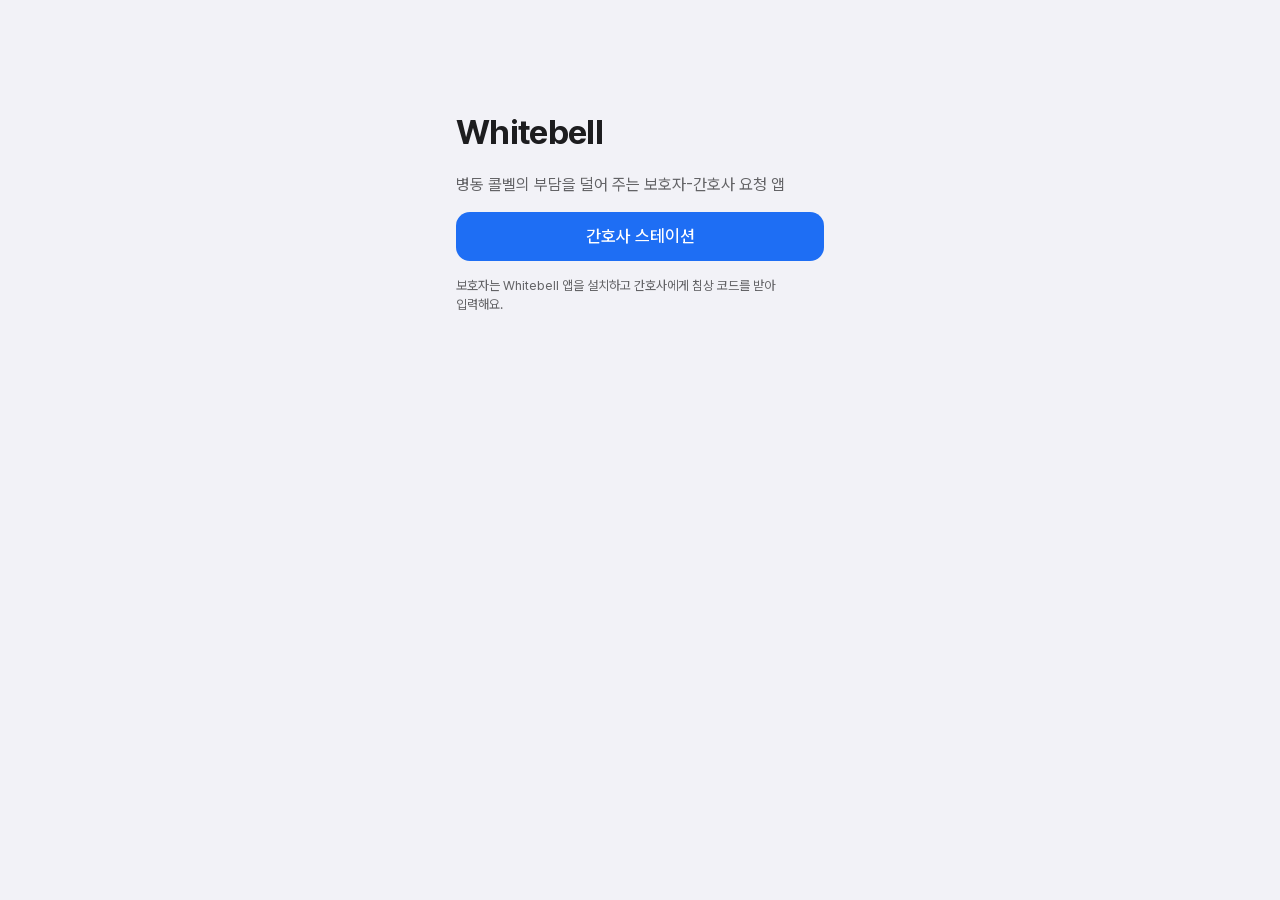
<file: index.html>
<!doctype html>
<html lang="ko">
  <head>
    <meta http-equiv="Content-Security-Policy" content="default-src &#39;none&#39;; script-src &#39;self&#39;; style-src &#39;self&#39; &#39;unsafe-inline&#39;; img-src &#39;self&#39; blob: data:; font-src &#39;self&#39;; manifest-src &#39;self&#39;; connect-src &#39;self&#39; https://cbgwicatmavonotdogej.supabase.co wss://cbgwicatmavonotdogej.supabase.co; base-uri &#39;none&#39;; form-action &#39;self&#39;; object-src &#39;none&#39;">

    <meta charset="UTF-8" />
    <meta name="viewport" content="width=device-width, initial-scale=1, viewport-fit=cover" />
    <meta name="referrer" content="no-referrer" />
    <meta name="color-scheme" content="light dark" />
    <meta name="theme-color" content="#f2f2f7" media="(prefers-color-scheme: light)" />
    <meta name="theme-color" content="#000000" media="(prefers-color-scheme: dark)" />
    <meta name="robots" content="noindex" />
    <link rel="icon" href="/favicon.ico" sizes="48x48" />
    <link rel="icon" type="image/png" sizes="32x32" href="/favicon-32.png" />
    <link rel="icon" type="image/png" sizes="16x16" href="/favicon-16.png" />
    <link rel="apple-touch-icon" href="/apple-touch-icon.png" />
    <meta name="apple-mobile-web-app-title" content="Whitebell" />
    <link rel="manifest" href="/station.webmanifest" />
    <meta name="mobile-web-app-capable" content="yes" />
    <title>Whitebell</title>
    <script type="module" crossorigin src="/assets/index-BzcsU4Z5.js"></script>
    <link rel="stylesheet" crossorigin href="/assets/index-Df4WfT5o.css">
  </head>
  <body>
    <div id="root"></div>
  </body>
</html>
</file>
<file: assets/index-Df4WfT5o.css>
@font-face{font-family:Pretendard Variable;font-weight:45 920;font-style:normal;font-display:swap;src:url(/fonts/PretendardVariable.woff2)format("woff2-variations")}:root{--font:-apple-system, BlinkMacSystemFont, "SF Pro Text", "Apple SD Gothic Neo", "Pretendard Variable", "Malgun Gothic", system-ui, sans-serif;--bg:#f2f2f7;--surface:#fff;--surface2:#f2f2f7;--fg:#1d1d1f;--fg2:#636366;--line:#d9d9de;--bubble-in:#e9e9eb;--blue-fill:#1e6ef4;--blue-on:#fff;--blue-ink:#1653b7;--blue-raw:#08f;--green-fill:#008932;--green-on:#fff;--green-ink:#006726;--green-raw:#34c759;--urgent:#e9152d;--on-urgent:#fff;--urgent-ink:#c0001f;--warn:#c55300;--warn-ink:#943e00;--warn-on:#fff;--verify-fill:#5856d6;--verify-on:#fff;--verify-ink:#4443b8;--verify-tint:#deddf7;--verify-line:#7573d9;--tint:16%;--scrim:#0006;--qr-bg:#fff;--lightningcss-light:initial;--lightningcss-dark: ;color-scheme:light dark}@media (prefers-color-scheme:dark){:root{--lightningcss-light: ;--lightningcss-dark:initial;--bg:#000;--surface:#1c1c1e;--surface2:#2c2c2e;--fg:#f5f5f7;--fg2:#a1a1a6;--line:#38383a;--bubble-in:#26252a;--blue-fill:#0091ff;--blue-on:#05121a;--blue-ink:#5cb8ff;--blue-raw:#0091ff;--green-fill:#30d158;--green-on:#05121a;--green-ink:#4ad968;--green-raw:#30d158;--urgent:#ff4245;--on-urgent:#05121a;--urgent-ink:#ff6165;--warn:#ff9230;--warn-ink:#ff9230;--warn-on:#1c1400;--verify-fill:#7d7aff;--verify-on:#0c0b26;--verify-ink:#b0aeff;--verify-tint:#2d2d52;--verify-line:#6c6ad0}}*{box-sizing:border-box}html{touch-action:manipulation;-webkit-tap-highlight-color:transparent}html,body{background:var(--bg);color:var(--fg);font-family:var(--font);-webkit-text-size-adjust:100%;margin:0;font-size:16px;line-height:1.45;overflow-x:clip}body{word-break:keep-all;overflow-wrap:break-word;min-height:100dvh}h1,h2,h3{text-wrap:balance}button,input,textarea{font:inherit;color:inherit}button{cursor:pointer}h1,h2,h3,p{margin:0}:focus-visible{outline:2px solid var(--blue-fill);outline-offset:2px}.tint-blue{background:color-mix(in srgb, var(--blue-fill) var(--tint), var(--surface));color:var(--blue-ink)}.tint-green{background:color-mix(in srgb, var(--green-fill) var(--tint), var(--surface));color:var(--green-ink)}.tint-urgent{background:color-mix(in srgb, var(--urgent) 12%, var(--surface))}.muted{color:var(--fg2)}.btn{white-space:nowrap;background:var(--blue-fill);min-height:48px;color:var(--blue-on);border:0;border-radius:14px;width:100%;padding:12px 18px;font-size:17px;font-weight:500}.btn.tinted{background:color-mix(in srgb, var(--blue-fill) var(--tint), var(--surface));color:var(--blue-ink)}.btn.green{background:var(--green-fill);color:var(--green-on)}.btn.gray{background:color-mix(in srgb, var(--fg2) 14%, var(--surface));color:var(--fg)}.btn.danger{background:var(--urgent);color:var(--on-urgent)}.btn.small{border-radius:999px;justify-content:center;align-items:center;width:auto;min-height:44px;padding:0 16px;font-size:14px;display:inline-flex}.btn:disabled{opacity:.45;cursor:default}.card{background:var(--surface);border-radius:18px}.list{background:var(--surface);border-radius:18px;overflow:hidden}.row{text-align:left;background:0 0;border:0;align-items:center;gap:12px;width:100%;padding:12px 14px;font-size:17px;display:flex}.row+.row{border-top:1px solid var(--line)}button.row:active{background:var(--surface2)}.row .t{flex:1;min-width:0}.row .hint{color:var(--fg2);font-size:13px}.ico{background:color-mix(in srgb, var(--p,var(--blue-fill)) var(--tint), var(--surface));width:32px;height:32px;color:var(--pi,var(--blue-ink));border-radius:10px;flex:none;place-items:center;display:grid}.ico svg,.chev{width:17px;height:17px}.chev{color:var(--fg2);flex:none}.pill{white-space:nowrap;white-space:nowrap;border-radius:999px;align-items:center;padding:3px 10px;font-size:12px;font-weight:500;display:inline-flex}.pill.u{background:var(--urgent);color:var(--on-urgent)}.pill.n{background:color-mix(in srgb, var(--blue-fill) var(--tint), var(--surface));color:var(--blue-ink)}.pill.g{background:color-mix(in srgb, var(--green-fill) var(--tint), var(--surface));color:var(--green-ink)}.pill.w{background:color-mix(in srgb, var(--warn) 14%, var(--surface));color:var(--warn-ink)}.pill.d{background:var(--surface2);color:var(--fg2)}.demo-badge{background:color-mix(in srgb, var(--warn) 14%, var(--surface));color:var(--warn-ink);border-radius:999px;padding:2px 8px;font-size:12px;font-weight:500}.field-input{border:1px solid var(--line);background:var(--surface);border-radius:12px;width:100%;min-height:48px;padding:12px 14px;font-size:17px}label.f{color:var(--fg2);flex-direction:column;gap:6px;font-size:14px;display:flex}.g-screen.full{height:100dvh}.g-screen{max-width:520px;padding:calc(20px + env(safe-area-inset-top)) 16px calc(28px + env(safe-area-inset-bottom));flex-direction:column;gap:14px;min-height:100vh;margin:0 auto;display:flex}.g-title,.callbell h1{overflow-wrap:anywhere;min-width:0}.g-title{letter-spacing:-.02em;margin:6px 4px 0;font-size:30px;font-weight:700;line-height:1.15}.g-back{color:var(--blue-ink);background:0 0;border:0;align-self:flex-start;align-items:center;gap:2px;padding:6px 4px;font-size:17px;display:inline-flex}.g-back svg{width:18px;height:18px;transform:rotate(180deg)}.alert{background:color-mix(in srgb, var(--urgent) 12%, var(--surface));border-radius:18px;align-items:flex-start;gap:12px;padding:14px;display:flex}.alert .ico{--p:var(--urgent);background:var(--urgent);color:var(--on-urgent)}.alert b{color:var(--urgent-ink);font-size:17px;display:block}.alert p{font-size:14px}.pick{border:2px solid var(--fg2);width:24px;height:24px;color:var(--blue-on);border-radius:50%;flex:none;place-items:center;display:grid}.info-text{white-space:pre-line;color:var(--fg);font-size:17px;line-height:1.55}.seg.two{grid-template-columns:1fr 1fr}.home-quick{grid-template-columns:1fr 1fr;gap:10px;display:grid}.g-q{margin:8px 4px -4px;font-size:15px;font-weight:600}.g-q .muted{font-size:13px;font-weight:400}.seg{background:var(--surface2);border-radius:12px;grid-template-columns:repeat(3,1fr);gap:4px;padding:4px;display:grid}.seg button{min-height:44px;color:var(--fg);background:0 0;border:0;border-radius:9px;padding:10px 4px;font-size:14px}.seg button.on{background:var(--surface);font-weight:600;box-shadow:0 1px 3px #00000024}.faces{grid-template-columns:repeat(6,1fr);gap:6px;display:grid}.face-btn{background:var(--surface);color:var(--fg2);border:0;border-radius:14px;flex-direction:column;align-items:center;gap:4px;padding:8px 2px;font-size:15px;display:flex}.face-btn svg{width:100%;max-width:44px;height:auto}.face-btn.on{background:var(--blue-fill);color:var(--blue-on)}.nrs{grid-template-columns:repeat(6,1fr);gap:6px;display:grid}.nrs button{background:var(--surface);min-height:48px;color:var(--fg);border:0;border-radius:12px;font-size:18px;font-weight:600}.nrs button.on{background:var(--blue-fill);color:var(--blue-on)}.scale-cap{color:var(--fg2);justify-content:space-between;padding:0 4px;font-size:12px;display:flex}.chips{flex-wrap:wrap;gap:8px;display:flex}.chip{background:var(--surface);min-height:44px;color:var(--fg);border:0;border-radius:999px;padding:10px 14px;font-size:15px}.qty{grid-template-columns:repeat(5,1fr);gap:8px;display:grid}.qty-btn{background:var(--surface);min-height:56px;color:var(--fg);border:0;border-radius:14px;flex-direction:row;justify-content:center;align-items:baseline;gap:2px;font-size:13px;display:flex}.qty-btn b{font-size:24px;font-weight:600}.qty-btn span{font-size:14px}.qty-btn.on{background:var(--blue-fill);color:var(--blue-on)}.g-sec{color:var(--fg2);letter-spacing:0;margin:4px 4px -6px;font-size:13px;font-weight:600}.g-sub{color:var(--fg2);margin:-4px 4px 0;font-size:15px}.pick.on{background:var(--blue-fill);border-color:var(--blue-fill)}.pick svg{width:14px;height:14px}.g-note{color:var(--fg2);padding:0 4px;font-size:14px;line-height:1.45}.rule{text-align:center;color:var(--fg2);padding:0 12px;font-size:12px}.callbell{z-index:20;background:var(--urgent);color:var(--on-urgent);text-align:center;padding:32px 24px calc(32px + env(safe-area-inset-bottom));flex-direction:column;justify-content:center;align-items:center;gap:16px;display:flex;position:fixed;inset:0}.callbell svg{width:72px;height:72px}.callbell h1{letter-spacing:-.02em;font-size:34px;line-height:1.15}.callbell p{text-align:center;text-wrap:balance;word-break:keep-all;max-width:28ch;font-size:17px}.callbell p.cb-notice{max-width:22em;font-size:21px;font-weight:600;line-height:1.5}.callbell .btn{background:color-mix(in srgb, var(--on-urgent) 22%, transparent);color:var(--on-urgent);max-width:320px;margin-top:12px}.notice{background:var(--surface);color:var(--fg2);text-align:center;border-radius:12px;padding:8px 12px;font-size:12px}.chat-wrap{flex-direction:column;flex:1;gap:8px;min-height:0;display:flex}.chat{flex-direction:column;flex:1;gap:6px;padding:4px 0;display:flex;overflow-y:auto}.b{white-space:pre-wrap;overflow-wrap:anywhere;border-radius:20px;max-width:78%;padding:8px 14px;font-size:16px;line-height:1.35}.b.out{background:var(--blue-fill);color:var(--blue-on);border-bottom-right-radius:6px;align-self:flex-end}.b.in{background:var(--bubble-in);color:var(--fg);border-bottom-left-radius:6px;align-self:flex-start}.b-meta{color:var(--fg2);margin:0 6px;font-size:12px}.b-meta.out{align-self:flex-end}.compose{padding-bottom:env(safe-area-inset-bottom);align-items:flex-end;gap:8px;display:flex;position:sticky;bottom:0}.compose textarea{resize:none;border:1px solid var(--line);background:var(--surface);border-radius:20px;flex:1;max-height:120px;padding:8px 14px;font-size:16px}.send{background:var(--blue-fill);width:34px;height:34px;color:var(--blue-on);border:0;border-radius:50%;flex:none;place-items:center;display:grid}.send:disabled{opacity:.4}.send svg{width:16px;height:16px}.status-line{align-items:center;gap:8px;font-size:14px;display:flex}.s-login{flex-direction:column;gap:16px;max-width:400px;margin:0 auto;padding:12vh 16px 32px;display:flex}.s-login h1{letter-spacing:-.02em;font-size:34px}.s-grid{grid-template-columns:minmax(0,1.7fr) minmax(340px,1fr);align-items:start;gap:16px;padding:16px;display:grid}@media (width<=1100px){.s-grid{grid-template-columns:minmax(0,1fr)}}.s-col{flex-direction:column;gap:12px;min-width:0;display:flex}.s-col h2{align-items:center;gap:8px;font-size:17px;display:flex}.s-col h2 .count{color:var(--fg2);font-size:13px;font-weight:400}.req{background:var(--surface);text-align:left;border:0;border-radius:14px;align-items:center;gap:12px;width:100%;padding:12px 14px;display:flex;position:relative}.req.urgent{background:color-mix(in srgb, var(--urgent) 9%, var(--surface))}.req.sel{background:color-mix(in srgb, var(--blue-fill) 9%, var(--surface))}.req .main{flex:1;min-width:0}.req .bed{letter-spacing:-.01em;font-size:19px;font-weight:700}.req .what{color:var(--fg);overflow-wrap:anywhere;font-size:16px}.req .meta{color:var(--fg2);font-variant-numeric:tabular-nums;font-size:13px}.req .meta.late{color:var(--urgent-ink);font-weight:600}.req .side{flex-direction:column;align-items:flex-end;gap:6px;display:flex}.empty{color:var(--fg2);text-align:center;background:var(--surface);border-radius:14px;padding:28px 12px;font-size:14px}.panel{background:var(--surface);border-radius:18px;flex-direction:column;gap:10px;min-height:420px;padding:16px;display:flex}.panel .chat{min-height:200px;max-height:52vh}.panel-head{flex-wrap:wrap;align-items:center;gap:8px;display:flex}.panel-head h2{flex:1}.quick{flex-wrap:wrap;gap:6px;display:flex}.quick button{background:color-mix(in srgb, var(--blue-fill) var(--tint), var(--surface));color:var(--blue-ink);border:0;border-radius:999px;padding:5px 12px;font-size:13px}.rooms{flex-direction:column;gap:10px;display:flex}.room{background:var(--surface);border-radius:18px;overflow:hidden}.room h3{color:var(--fg2);padding:10px 14px 4px;font-size:13px;font-weight:500}.bedrow{flex-wrap:wrap;align-items:center;gap:8px;padding:9px 14px;display:flex}.bedrow+.bedrow{border-top:1px solid var(--line)}.bedrow .name{min-width:3em;font-size:17px;font-weight:600}.bedrow.closed{padding-block:5px}.bedrow.closed .name{color:var(--fg2);font-size:15px;font-weight:500}.btn.small.ghost{color:var(--blue-ink);text-underline-offset:3px;background:0 0;padding-inline:10px;text-decoration:underline}.bedrow .sp{flex:1}.bedrow .acts{flex-wrap:wrap;justify-content:flex-end;gap:6px;display:flex}.overlay{background:var(--scrim);z-index:30;place-items:center;padding:16px;display:grid;position:fixed;inset:0}.sheet{background:var(--surface);text-align:center;border-radius:22px;flex-direction:column;align-items:center;gap:12px;width:100%;max-width:360px;padding:22px;display:flex}.sheet img{background:var(--qr-bg);border-radius:12px;width:220px;height:220px;padding:8px}.sheet code{word-break:break-all;color:var(--fg2);font-size:12px}:root{--ease-out:cubic-bezier(.23, 1, .32, 1)}@keyframes pop{0%{opacity:0;transform:translateY(4px)scale(.97)}to{opacity:1;transform:none}}@keyframes fade{0%{opacity:0}to{opacity:1}}@keyframes flash{0%{background:color-mix(in srgb, var(--blue-fill) 22%, var(--surface))}to{background:var(--surface)}}@keyframes flash-urgent{0%{background:color-mix(in srgb, var(--urgent) 24%, var(--surface))}to{background:color-mix(in srgb, var(--urgent) 9%, var(--surface))}}.b.in.fresh{transform-origin:0 100%;animation:pop .16s var(--ease-out)}.req.fresh{animation:1.2s ease-out flash}.req.urgent.fresh{animation:1.6s ease-out flash-urgent}.btn,.send{transition:transform .14s var(--ease-out)}.btn:active{transform:scale(.97)}.btn.small:active,.send:active{transform:scale(.94)}@media (prefers-reduced-motion:reduce){.b.in.fresh{animation:.16s fade}.btn,.send{transition:none}.btn:active,.btn.small:active,.send:active{transform:none}}.sr-only{clip:rect(0 0 0 0);white-space:nowrap;border:0;width:1px;height:1px;margin:-1px;padding:0;position:absolute;overflow:hidden}button.row:active,.req .main:active{background:var(--surface2)}@media (hover:hover) and (pointer:fine){.btn:hover{filter:brightness(.94)}.btn.tinted:hover,.btn.gray:hover,.quick button:hover{filter:brightness(.96)}button.row:hover{background:var(--surface2)}.req:not(.urgent):hover{background:color-mix(in srgb, var(--blue-fill) 5%, var(--surface))}}@media (pointer:coarse){.btn.small,.quick button{min-height:44px;padding-inline:16px}.send{width:44px;height:44px}.g-back{min-height:44px}}.btn:disabled{cursor:not-allowed}.btn[aria-busy=true]{opacity:.7;cursor:progress}.inline-error{color:var(--warn-ink);font-size:14px;font-weight:500}.toast{left:50%;bottom:calc(20px + env(safe-area-inset-bottom));z-index:45;background:var(--fg);color:var(--bg);border-radius:14px;max-width:calc(100vw - 32px);padding:10px 16px;font-size:14px;position:fixed;transform:translate(-50%)}.req .main{text-align:left;min-width:0;font:inherit;color:inherit;cursor:pointer;background:0 0;border:0;flex:1;padding:0}.overlay,.callbell,.chat{overscroll-behavior:contain}.skip{z-index:50;background:var(--surface);color:var(--blue-ink);border-radius:12px;padding:10px 14px;text-decoration:none;position:absolute;top:-48px;left:8px}.skip:focus-visible{top:8px}.toast-btn{min-height:44px;color:inherit;background:0 0;border:0;border-radius:8px;margin-left:12px;padding:4px 8px;font-weight:600;text-decoration:underline}.toast-btn:focus-visible{outline-color:var(--bg)}@media (pointer:coarse){.toast-btn{min-height:44px}}:root{--thread-bg:#fff;--glass:#ffffffb8;--glass-line:#0000001a;--glass-shadow:0 6px 20px #00000014;--msg-out:var(--blue-raw);--msg-out-fg:#fff;--avatar-top:#a9c2e4;--avatar-bottom:#7a84c4}@media (prefers-color-scheme:dark){:root{--thread-bg:#000;--glass:#2c2c2e9e;--glass-line:#ffffff24;--glass-shadow:0 6px 20px #00000080;--avatar-top:#6f87b8;--avatar-bottom:#4d5593}}.glass{background:var(--glass);-webkit-backdrop-filter:blur(24px)saturate(1.8);backdrop-filter:blur(24px)saturate(1.8);border:1px solid var(--glass-line);box-shadow:var(--glass-shadow)}.m-screen{background:var(--thread-bg);flex-direction:column;max-width:520px;height:100dvh;margin:0 auto;display:flex;position:fixed;top:0;left:0;right:0}.m-head{padding:calc(10px + env(safe-area-inset-top)) 16px 6px;justify-content:center;display:flex;position:relative}.m-back{left:16px;top:calc(14px + env(safe-area-inset-top));width:44px;height:44px;color:var(--fg);z-index:2;border-radius:50%;place-items:center;padding:0;display:grid;position:absolute}.m-back svg{width:20px;height:20px;transform:rotate(180deg)}.m-contact{flex-direction:column;align-items:center;display:flex}.m-avatar{color:#fff;background:linear-gradient(180deg, var(--avatar-top), var(--avatar-bottom));border-radius:50%;place-items:center;width:56px;height:56px;display:grid}.m-avatar svg{width:28px;height:28px}.m-name{z-index:1;letter-spacing:0;white-space:nowrap;border-radius:999px;margin:-12px 0 0;padding:5px 14px;font-size:15px;font-weight:600;line-height:1.3;position:relative}.m-log{overscroll-behavior:contain;flex-direction:column;flex:1;min-height:0;padding:8px 16px 12px;display:flex;overflow:hidden auto}.m-note{text-align:center;color:var(--fg2);align-self:center;max-width:32ch;margin:2px 0;font-size:12px}.m-time{color:var(--fg2);font-variant-numeric:tabular-nums;align-self:center;margin:16px 0 6px;font-size:12px}.m-time b{font-weight:600}.m-sender{color:var(--fg2);align-self:flex-start;margin:10px 0 2px 14px;font-size:12px}.m-b{white-space:pre-wrap;overflow-wrap:anywhere;word-break:keep-all;border-radius:18px;max-width:75%;margin-top:2px;padding:8px 14px;font-size:17px;line-height:1.3;position:relative}.m-b.first{margin-top:10px}.m-b.out{background:var(--msg-out);color:var(--msg-out-fg);align-self:flex-end}.m-b.in{background:var(--bubble-in);color:var(--fg);align-self:flex-start}.m-b.tail:before,.m-b.tail:after{content:"";height:18px;position:absolute;bottom:0}.m-b.out.tail:before{background:var(--msg-out);border-bottom-left-radius:16px 14px;width:20px;right:-7px}.m-b.out.tail:after{background:var(--thread-bg);border-bottom-left-radius:10px;width:26px;right:-26px}.m-b.in.tail:before{background:var(--bubble-in);border-bottom-right-radius:16px 14px;width:20px;left:-7px}.m-b.in.tail:after{background:var(--thread-bg);border-bottom-right-radius:10px;width:26px;left:-26px}.m-b.in.fresh{transform-origin:0 100%;animation:pop .16s var(--ease-out)}.m-receipt{color:var(--fg2);align-self:flex-end;margin:3px 4px 0 0;font-size:12px}.m-receipt b{font-weight:600}.m-alerts{flex-direction:column;gap:8px;padding:0 16px 8px;display:flex}.m-compose{padding:8px 16px calc(12px + env(safe-area-inset-bottom))}.m-field{border-radius:22px;align-items:flex-end;gap:8px;min-height:44px;padding:5px 5px 5px 16px;display:flex}@media (pointer:fine){.m-field:focus-within{outline:2px solid var(--blue-fill);outline-offset:2px}}.m-field textarea{resize:none;background:0 0;border:0;outline:none;flex:1;min-width:0;max-height:120px;padding:6px 0;font-size:17px;line-height:22px}.m-field textarea::placeholder{color:var(--fg2);opacity:.7}.m-send{background:var(--msg-out);width:34px;height:34px;color:var(--msg-out-fg);opacity:0;pointer-events:none;transition:opacity .15s var(--ease-out), transform .15s var(--ease-out);border:0;border-radius:50%;flex:none;place-items:center;padding:0;display:grid;transform:scale(.8)}.m-send.on{opacity:1;pointer-events:auto;transform:none}.m-send svg{width:16px;height:16px}@media (pointer:coarse){.m-send{width:36px;height:36px}}@media (prefers-reduced-motion:reduce){.m-send{transition:opacity .15s;transform:none}.m-b.in.fresh{animation:.16s fade}}.banner{z-index:25;background:var(--warn);color:var(--warn-on);text-align:center;padding:8px 16px;font-size:14px;font-weight:500;position:sticky;top:0}.join{flex-wrap:wrap;align-items:center;gap:6px;display:inline-flex}.v-card{background:color-mix(in srgb, var(--blue-fill) var(--tint), var(--thread-bg));width:100%;max-width:360px;color:var(--fg);border-radius:18px;align-self:center;align-items:flex-start;gap:12px;margin:10px 0 4px;padding:14px;display:flex}.v-card .ico{background:var(--blue-fill);color:var(--blue-on)}.v-card b{color:var(--blue-ink);font-size:16px;display:block}.v-card p{font-size:14px}.v-actions{gap:8px;margin-top:10px;display:flex}.sheet-page{z-index:35;background:var(--bg);overscroll-behavior:contain;padding-bottom:env(safe-area-inset-bottom);position:fixed;inset:0;overflow-y:auto}.sheet-head{padding:calc(12px + env(safe-area-inset-top)) 16px 10px;background:var(--bg);grid-template-columns:1fr auto 1fr;align-items:center;display:grid;position:sticky;top:0}.sheet-head h2{text-align:center;font-size:17px}.sheet-cancel{color:var(--blue-ink);background:0 0;border:0;justify-self:start;min-height:44px;padding:8px 4px;font-size:17px}.sheet-body{flex-direction:column;gap:14px;max-width:520px;margin:0 auto;padding:8px 16px 32px;display:flex}.v-table{background:var(--surface);border-radius:18px;margin:0;overflow:hidden}.v-table>div{grid-template-columns:7.5em 1fr;gap:12px;padding:12px 14px;display:grid}.v-table>div+div{border-top:1px solid var(--line)}.v-table dt{color:var(--fg2);font-size:14px}.v-table dd{margin:0;font-size:15px}.v-check{background:var(--surface);border-radius:14px;align-items:flex-start;gap:12px;min-height:44px;padding:12px 14px;font-size:15px;display:flex}.v-check input{width:22px;height:22px;accent-color:var(--blue-fill);flex:none;margin-top:1px}.v-staff{background:color-mix(in srgb, var(--blue-fill) var(--tint), var(--surface));border-radius:14px;flex-direction:column;gap:8px;padding:12px 14px;display:flex}.v-staff-head{align-items:center;gap:8px;display:flex}.v-staff-head .ico{--p:var(--blue-fill);width:28px;height:28px}.v-staff-head span:last-child{font-variant-numeric:tabular-nums;margin-left:auto}.v-staff-values{grid-template-columns:repeat(auto-fit,minmax(150px,1fr));gap:8px;margin:0;display:grid}.v-staff-values dt{color:var(--fg2);font-size:12px}.v-staff-values dd{letter-spacing:.01em;overflow-wrap:anywhere;margin:0;font-size:20px;font-weight:700}.settings{background:var(--surface);overscroll-behavior:contain;border-radius:22px;flex-direction:column;gap:20px;width:min(720px,100%);max-height:calc(100dvh - 32px);padding:22px;display:flex;overflow-y:auto}.settings-head{justify-content:space-between;align-items:center;display:flex}.set-sec{flex-direction:column;gap:10px;display:flex}.set-sec h3{font-size:17px}.set-radios{grid-template-columns:repeat(auto-fit,minmax(200px,1fr));gap:8px;display:grid}.set-radio{background:var(--surface2);border-radius:14px;align-items:flex-start;gap:10px;min-height:44px;padding:12px;display:flex}.set-radio input{width:20px;height:20px;accent-color:var(--blue-fill);flex:none;margin-top:2px}.set-radio small{color:var(--fg2);font-size:12px;display:block}.set-item{background:var(--surface2);border-radius:14px;flex-direction:column;gap:8px;padding:10px;display:flex}.set-item.off{opacity:.6}.set-item-top{flex-wrap:wrap;align-items:center;gap:8px;display:flex}.set-item-top .field-input{flex:180px;min-width:0}.set-switch{align-items:center;gap:6px;min-height:44px;font-size:14px;display:inline-flex}.set-switch input{width:20px;height:20px;accent-color:var(--blue-fill)}.set-add{gap:8px;display:flex}.set-add .field-input{flex:1;min-width:0}.field-input{font-family:inherit}select.field-input{appearance:auto}.set-table{border-collapse:collapse;font-variant-numeric:tabular-nums;width:100%;min-width:0;font-size:14px}.set-table th{text-align:left;color:var(--fg2);border-bottom:1px solid var(--line);padding:6px 8px;font-size:12px;font-weight:500}.set-table td{border-bottom:1px solid var(--line);padding:8px}.qr-sheet{flex-direction:column;gap:12px;max-width:900px;margin:0 auto;padding:24px 16px 48px;display:flex}.qr-toolbar{justify-content:space-between;align-items:center;display:flex}.qr-note{font-size:13px}.qr-grid{grid-template-columns:repeat(auto-fill,minmax(200px,1fr));gap:16px;display:grid}.qr-card{background:var(--surface);break-inside:avoid;border-radius:18px;flex-direction:column;align-items:center;gap:8px;margin:0;padding:16px;display:flex}.qr-card img{background:var(--qr-bg);border-radius:10px;padding:6px}.qr-card figcaption{flex-direction:column;align-items:center;font-size:18px;display:flex}.qr-card figcaption span{color:var(--fg2);font-size:12px}@media print{.qr-toolbar .btn,.qr-note{display:none}.qr-card{box-shadow:none;color:#000;background:#fff;border:1px solid #ccc}}.m-del{background:color-mix(in srgb, var(--fg2) 14%, var(--surface));color:var(--fg);border:0;border-radius:999px;align-self:flex-end;min-height:44px;margin:4px 4px 0;padding:0 14px;font-size:13px;font-weight:500}.panel .m-del{align-self:flex-start}.panel .m-del.right{align-self:flex-end}@media (pointer:coarse){.m-del{min-height:44px;padding-inline:16px}}.m-b[role=button]{cursor:pointer}.m-actions{align-self:flex-end;gap:6px;margin:4px 4px 0;display:flex}.panel .m-actions{align-self:flex-start}.panel .m-actions.right{align-self:flex-end}.m-actions .m-del{align-self:auto;margin:0}.m-del.edit{background:color-mix(in srgb, var(--blue-fill) var(--tint), var(--surface));color:var(--blue-ink)}.m-editing{background:color-mix(in srgb, var(--blue-fill) var(--tint), var(--thread-bg));color:var(--blue-ink);border-radius:14px;justify-content:space-between;align-items:center;margin:0 16px;padding:8px 14px;font-size:14px;font-weight:500;display:flex}.m-editing button{color:var(--blue-ink);background:0 0;border:0;min-height:32px;padding:0 4px;font-size:14px;text-decoration:underline}.set-cat{background:var(--surface2);border-radius:14px;flex-direction:column;gap:8px;margin-top:10px;padding:10px 12px;display:flex}.set-cat-head{width:100%;color:var(--fg);background:0 0;border:0;justify-content:space-between;align-items:center;padding:4px 0;font-size:16px;display:flex}.set-move{gap:4px;display:inline-flex}.g-headrow{justify-content:space-between;align-items:flex-start;gap:12px;display:flex}.g-chatbtn{background:var(--surface);width:44px;height:44px;color:var(--blue-ink);border:0;border-radius:50%;flex:none;place-items:center;margin-top:4px;display:grid;position:relative}.g-chatbtn svg{width:22px;height:22px}.g-badge{background:var(--blue-fill);min-width:20px;height:20px;color:var(--blue-on);border-radius:10px;place-items:center;padding:0 5px;font-size:12px;font-weight:700;display:grid;position:absolute;top:-3px;right:-3px}.chat-alert{top:calc(env(safe-area-inset-top,0px) + 12px);z-index:15;background:var(--surface);max-width:min(300px,100vw - 24px);color:var(--fg);text-align:left;border:0;border-radius:16px;align-items:center;gap:10px;padding:12px 14px;font-size:15px;display:flex;position:fixed;right:12px;box-shadow:0 8px 24px #0000002e}.chat-alert svg{width:22px;height:22px;color:var(--blue-ink);flex:none}.sent-msg{white-space:pre-line;word-break:keep-all;line-height:1.5}.urgent-note{color:var(--urgent-ink);margin:-4px 4px 0;font-size:16px;font-weight:600}.push-card{flex-direction:column;gap:10px;padding:14px 16px;display:flex}.push-card p{color:var(--fg2);margin-top:2px;font-size:14px;line-height:1.45}.push-actions{gap:8px;display:flex}.cal{padding:12px}.cal-head{justify-content:space-between;align-items:center;margin-bottom:8px;display:flex}.cal-head b{font-size:17px}.cal-nav{background:var(--surface2);width:40px;height:40px;color:var(--blue-ink);border:0;border-radius:50%;place-items:center;display:grid}.cal-nav:disabled{opacity:.3}.cal-nav svg{width:18px;height:18px}.cal-nav svg.flip{transform:scaleX(-1)}.cal-grid{grid-template-columns:repeat(7,1fr);justify-items:center;gap:4px;display:grid}.cal-wd{color:var(--fg2);padding:4px 0;font-size:12px}.cal-day{aspect-ratio:1;width:100%;max-width:44px;color:var(--fg);font-variant-numeric:tabular-nums;background:0 0;border:0;border-radius:50%;font-size:16px}.cal-day.today{box-shadow:inset 0 0 0 2px var(--blue-fill)}.cal-day.on{background:var(--blue-fill);color:var(--blue-on);box-shadow:none;font-weight:600}.cal-day:disabled{opacity:.3}.cal-sel{color:var(--fg2);text-align:center;margin-top:8px;font-size:14px}.kind-tag{vertical-align:middle;border-radius:999px;align-self:flex-start;width:fit-content;margin-bottom:3px;padding:3px 7px;font-size:11px;font-weight:600;line-height:1;display:inline-block}.kind-tag.req{background:color-mix(in srgb, var(--blue-fill) var(--tint), var(--surface));color:var(--blue-ink)}.kind-tag.chat{background:color-mix(in srgb, var(--green-fill) var(--tint), var(--surface));color:var(--green-ink)}.meal-day{flex-direction:column;gap:10px;padding:12px 14px;display:flex}.meal-day b{font-size:16px}.meal-day .chip{background:var(--surface2)}.meal-day .chip.on{background:var(--blue-fill)}.times{padding:4px 18px}.times-row{grid-template-columns:76px 1fr;align-items:center;gap:12px;padding:16px 0;display:grid}.times-row+.times-row{border-top:1px solid var(--line)}.times-name{text-align:center;background:color-mix(in srgb, var(--blue-fill) var(--tint), var(--surface));min-width:64px;color:var(--blue-ink);border-radius:999px;justify-self:start;padding:6px 12px;font-size:16px;font-weight:600}.times-time{font-variant-numeric:tabular-nums;justify-self:end;align-items:baseline;gap:8px;display:inline-flex}.times-time small{color:var(--fg2);font-size:15px}.times-time b{letter-spacing:-.02em;text-align:right;min-width:3.4ch;font-size:30px;font-weight:600}.nrs-wrap{background:var(--surface);border-radius:18px;padding:14px 4px 12px}.nrs-faces{height:38px;margin:0 22px;position:relative}.nrs-face{color:#26262a;opacity:.6;border-radius:50%;place-items:center;width:26px;height:26px;transition:transform .15s,opacity .15s;display:grid;position:absolute;top:6px;transform:translate(-50%)}.nrs-face svg{width:20px;height:20px}.nrs-face.on{opacity:1;transform:translate(-50%)scale(1.3);box-shadow:0 2px 8px #00000040}.nrs-track{touch-action:none;cursor:pointer;outline-offset:4px;height:48px;margin:0 22px;position:relative}.nrs-bar{background:linear-gradient(90deg,#29b6d6,#46b86a 30%,#ffd23f 50%,#ff8a2a 75%,#ef5350);border-radius:7px;height:14px;position:absolute;top:17px;left:0;right:0}.nrs-tick{background:#0000004d;border-radius:1px;width:2px;height:24px;position:absolute;top:12px;transform:translate(-50%)}.nrs-thumb{pointer-events:none;background:#fff;border:4px solid #fff;border-radius:50%;width:32px;height:32px;position:absolute;top:8px;transform:translate(-50%);box-shadow:0 2px 10px #0000004d}.nrs-nums{height:22px;margin:0 22px;position:relative}.nrs-nums span{color:var(--fg2);font-variant-numeric:tabular-nums;font-size:15px;font-weight:600;position:absolute;transform:translate(-50%)}.nrs-nums span.on{color:var(--fg);font-size:17px}.nrs-ranges{height:44px;margin:6px 22px 0;position:relative}.nrs-range{border:1.5px solid var(--fg2);border-top:0;border-radius:0 0 4px 4px;height:10px;position:absolute;top:0}.nrs-range em,.nrs-none{text-align:center;color:var(--fg2);font-size:12px;font-style:normal;position:absolute;top:16px;left:0;right:0}.nrs-none{text-align:left;right:auto}.nrs-sel{text-align:center;margin-top:4px;font-size:16px}.nrs-sel b{font-size:22px}.other-input{margin-top:-2px}.other-input .field-input{border:1px solid var(--line);background:var(--surface);width:100%;color:var(--fg);border-radius:12px;padding:12px 14px;font-size:17px}.g-sec-row{justify-content:space-between;align-items:center;margin:6px 4px 0;display:flex}.g-sec-link{color:var(--blue-ink);background:0 0;border:0;align-items:center;gap:2px;margin:-12px 0;padding:12px 0 12px 14px;font-size:15px;display:inline-flex}.g-sec-link svg{width:16px;height:16px}:root{--ios-ease:cubic-bezier(.32, .72, 0, 1);--ios-dur:.45s}.g-layers{position:relative;overflow-x:clip}.g-layer.in{background:var(--bg);min-height:100vh;position:relative}.g-layer.in.push{z-index:2}.g-layer.in.push,.g-layer.out.pop{box-shadow:-10px 0 28px #00000024}.g-layer.out{background:var(--bg);pointer-events:none;position:fixed;bottom:0;left:0;right:0;overflow:hidden}.g-layer.out.push{z-index:1;animation:ios-out-back var(--ios-dur) var(--ios-ease) both}.g-layer.in.push{animation:ios-in-front var(--ios-dur) var(--ios-ease) backwards}.g-layer.in.pop{z-index:1;animation:ios-in-back var(--ios-dur) var(--ios-ease) backwards}.g-layer.out.pop{z-index:2;animation:ios-out-front var(--ios-dur) var(--ios-ease) both}.g-layer.out:after,.g-layer.in.pop:after{content:"";opacity:0;pointer-events:none;background:#000;position:absolute;inset:0}.g-layer.out.push:after{animation:ios-dim-in var(--ios-dur) var(--ios-ease) both}.g-layer.in.pop:after{animation:ios-dim-out var(--ios-dur) var(--ios-ease) both}@keyframes ios-in-front{0%{transform:translate(100%)}to{transform:translate(0)}}@keyframes ios-out-front{0%{transform:translate(0)}to{transform:translate(100%)}}@keyframes ios-out-back{0%{transform:translate(0)}to{transform:translate(-33%)}}@keyframes ios-in-back{0%{transform:translate(-33%)}to{transform:translate(0)}}@keyframes ios-dim-in{0%{opacity:0}to{opacity:.1}}@keyframes ios-dim-out{0%{opacity:.1}to{opacity:0}}@media (prefers-reduced-motion:reduce){.g-layer.in.push,.g-layer.in.pop{box-shadow:none;animation:.2s backwards fade}.g-layer.out{opacity:0;box-shadow:none;transition:opacity .2s;animation:none!important}.g-layer.out:after,.g-layer.in.pop:after{display:none}}.wm-card{flex-direction:column;gap:14px;padding:16px;display:flex}.wm-q{font-size:17px;font-weight:600}.wm-result{flex-direction:column;gap:12px;animation:.25s both fade;display:flex}.wm{background:var(--surface);border-radius:14px;width:100%;height:auto;margin:0 auto;display:block}.wm *{vector-effect:non-scaling-stroke}.wm-corr{fill:color-mix(in srgb, var(--line) 38%, var(--surface))}.wm-room{stroke:var(--line);stroke-width:1.2px}.wm-room.sup{fill:var(--surface2)}.wm-room.dim{fill:color-mix(in srgb, var(--surface2) 60%, var(--surface))}.wm-room.ward{fill:color-mix(in srgb, var(--blue-fill) 12%, var(--surface))}.wm-room.ward.here{fill:var(--blue-fill);stroke:var(--blue-fill)}.wm-room.dest{fill:color-mix(in srgb, var(--green-fill) 26%, var(--surface));stroke:var(--green-fill);stroke-width:2px}.wm-t{fill:var(--fg);pointer-events:none;font-weight:600}.wm-t.sup{fill:var(--fg2);font-weight:500}.wm-t.ward.here{fill:var(--blue-on)}.wm-t.dest{fill:var(--green-ink)}.wm-route-bg{fill:none;stroke:color-mix(in srgb, var(--blue-fill) 24%, transparent);stroke-linecap:round;stroke-linejoin:round}.wm-route{fill:none;stroke:var(--blue-fill);stroke-linecap:round;stroke-linejoin:round;stroke-dasharray:1 1}.wm-route.draw{animation:wm-draw 1.4s var(--ios-ease) both}.wm-arrow{fill:var(--blue-ink);stroke:var(--surface);stroke-width:1.5px;stroke-linejoin:round}.wm-gap{fill:var(--surface)}.wm-door{fill:var(--blue-ink)}.wm-door.slide{animation:2.6s ease-in-out infinite wm-slide}.wm-start{fill:var(--blue-ink);stroke:var(--surface);stroke-width:2px}.wm-end{fill:var(--green-fill);stroke:var(--surface);stroke-width:2px}.wm-end-ring{fill:color-mix(in srgb, var(--green-fill) 40%, transparent);transform-box:fill-box;transform-origin:50%;animation:1.9s ease-out infinite wm-pulse}.wm-steps{flex-direction:column;gap:6px;margin:0;padding-left:0;font-size:16px;line-height:1.5;list-style:none;display:flex}.wm-door-note{background:color-mix(in oklab, var(--green-fill) 20%, var(--surface));color:var(--fg);border-radius:14px;align-items:center;gap:12px;padding:12px 14px;display:flex}.wm-door-note p{font-size:16px;line-height:1.4}.wm-door-note b{color:var(--green-ink)}.wm-door-ico{background:var(--green-fill);width:36px;height:36px;color:var(--green-on,#fff);border-radius:10px;flex:none;place-items:center;display:grid}.wm-door-ico svg{animation:1.6s ease-in-out infinite wm-nudge}@keyframes wm-draw{0%{stroke-dashoffset:1px}to{stroke-dashoffset:0}}@keyframes wm-slide{0%,22%{transform:translate(0)}55%,85%{transform:translateX(var(--slide))}to{transform:translate(0)}}@keyframes wm-pulse{0%{opacity:.9;transform:scale(1)}to{opacity:0;transform:scale(3.2)}}@keyframes wm-nudge{0%,to{transform:translate(-2px)}50%{transform:translate(3px)}}@media (prefers-reduced-motion:reduce){.wm-route.draw,.wm-door.slide,.wm-end-ring,.wm-door-ico svg,.wm-result{animation:none}}.wm-card .chip{background:var(--surface2)}.wm-card .chip.on{background:var(--blue-fill);color:var(--blue-on)}.wm-pill{fill:var(--green-fill)}.wm-t.pill{fill:var(--green-on,#fff)}.wm-legend{color:var(--fg2);flex-wrap:wrap;align-items:center;gap:6px 8px;margin:-4px 4px 0;font-size:14px;display:flex}.wm-dot{border-radius:50%;width:12px;height:12px;display:inline-block}.wm-dot.here{background:var(--blue-ink)}.wm-dot.dest{background:var(--green-fill);margin-left:8px}.wm-ico{fill:none;stroke:var(--fg2);stroke-width:1.8px;stroke-linecap:round;stroke-linejoin:round;vector-effect:none}.wm-ico *{vector-effect:none}.wm-legend.icons{gap:6px 14px;margin-top:-2px}.wm-li{align-items:center;gap:4px;display:inline-flex}.wm-li svg{color:var(--fg2)}.fac-search{position:relative}.fac-search svg{color:var(--fg2);pointer-events:none;position:absolute;top:50%;left:14px;transform:translateY(-50%)}.fac-search .field-input{padding-left:44px}.fac-count{color:var(--fg2);margin:0 4px;font-size:14px}.fac-list{flex-direction:column;gap:10px;margin:0;padding:0;list-style:none;display:flex}.fac{background:var(--surface);border-radius:18px;flex-direction:column;gap:8px;padding:14px 16px;display:flex}.fac-head{justify-content:space-between;align-items:center;gap:10px;display:flex}.fac-name{word-break:keep-all;font-size:17px;font-weight:600}.fac-dl{grid-template-columns:auto 1fr;gap:4px 12px;margin:0;font-size:15px;line-height:1.45;display:grid}.fac-dl dt{color:var(--fg2)}.fac-dl dd{word-break:keep-all;margin:0}.fac-dl a{color:var(--blue-ink);text-decoration:none}.info-rich{color:var(--fg);flex-direction:column;gap:6px;font-size:17px;line-height:1.55;display:flex}.info-rich p{margin:0}.info-rich h3{color:var(--blue-ink);margin:14px 0 0;font-size:17px;font-weight:700}.info-rich h3:first-child{margin-top:0}.info-rich p.li{color:var(--fg2);padding-left:16px;font-size:16px;position:relative}.info-rich p.li:before{content:"";background:var(--fg2);border-radius:50%;width:5px;height:5px;position:absolute;top:.72em;left:4px}.bedcode{background:color-mix(in srgb, var(--blue-fill) 12%, var(--surface));border-radius:999px;align-items:center;gap:8px;padding:2px 4px 2px 10px;display:inline-flex}.bedcode .lbl{color:var(--fg2);font-size:12px}.bedcode b{letter-spacing:.06em;font-variant-numeric:tabular-nums;color:var(--blue-ink);font-size:18px}.chat-photo{border-radius:12px;max-width:min(240px,100%);max-height:320px;display:block}.b:has(.chat-photo){background:0 0;padding:4px}.acc-row{border-top:1px solid var(--line);flex-direction:column;gap:8px;padding:12px 0;display:flex}.acc-main{flex-wrap:wrap;align-items:center;gap:8px;display:flex}.acc-actions{flex-wrap:wrap;gap:6px;display:flex}.acc-reset{align-items:center;gap:8px;display:flex}.acc-reset .field-input{max-width:260px}.acc-add{border-top:1px solid var(--line);flex-direction:column;gap:10px;max-width:380px;margin-top:16px;padding-top:14px;display:flex}.acc-add h4{margin:0;font-size:15px}.alerts{flex-wrap:wrap;gap:8px;padding:12px 16px 0;display:flex}.al{background:var(--surface);border-radius:16px;align-items:center;gap:10px;min-width:0;padding:8px 8px 8px 14px;font-size:14px;display:flex}.al-text{overflow-wrap:anywhere;min-width:0}.al b{font-weight:700}.al-hit{font:inherit;text-align:left;cursor:pointer;border:0;padding-right:14px}.al.urgent{background:color-mix(in srgb, var(--urgent) 10%, var(--surface));color:var(--urgent-ink)}.al.warn{background:color-mix(in srgb, var(--warn) 14%, var(--surface))}.al.info{background:color-mix(in srgb, var(--blue-fill) 10%, var(--surface))}.al.calm{color:var(--fg2);padding-right:14px}.al-ico{flex:none;width:18px;height:18px;display:inline-flex}.al-err{color:var(--urgent-ink)}.s-col h2 .sp{flex:1}.req-sec{flex-direction:column;gap:8px;display:flex}.req-sec h3{color:var(--fg2);margin-top:4px;font-size:15px;font-weight:600}.req-sec h3.urgent{color:var(--urgent-ink)}.req-grid{grid-template-columns:repeat(auto-fill,minmax(280px,1fr));gap:12px;display:grid}.rc{background:var(--surface);border-radius:18px;flex-direction:column;gap:10px;min-width:0;padding:14px;display:flex}.rc.urgent{background:color-mix(in srgb, var(--urgent) 9%, var(--surface));box-shadow:inset 0 0 0 1.5px color-mix(in srgb, var(--urgent) 38%, transparent)}.rc.sel{box-shadow:inset 0 0 0 1.5px color-mix(in srgb, var(--blue-fill) 55%, transparent)}.rc.fresh{animation:1.2s ease-out flash}.rc.urgent.fresh{animation:1.6s ease-out flash-urgent}.rc-head{flex-wrap:wrap;align-items:center;gap:10px;display:flex}.rc-head .sp{flex:1}.rc-who{flex-direction:column;min-width:0;line-height:1.25;display:flex}.rc-who b{letter-spacing:-.01em;font-size:18px;font-weight:700}.rc-who span{color:var(--fg2);font-size:13px}.rc-chat{color:var(--blue-ink);text-underline-offset:3px;background:0 0;border:0;min-height:44px;padding:6px 10px;font-size:14px;text-decoration:underline}.av{background:color-mix(in srgb, var(--blue-fill) var(--tint), var(--surface));color:var(--blue-ink);border-radius:50%;flex:none;place-items:center;display:grid;overflow:hidden}.av svg{width:55%;height:55%}.av-img{object-fit:cover;width:100%;height:100%;display:block}.rc-lines{flex-direction:column;gap:10px;margin:0;padding:0;list-style:none;display:flex}.rc-line{align-items:flex-start;gap:10px;display:flex}.rc-ico{background:color-mix(in srgb, var(--blue-fill) var(--tint), var(--surface));width:32px;height:32px;color:var(--blue-ink);border-radius:10px;flex:none;place-items:center;display:grid}.rc-ico svg{width:18px;height:18px}.rc.urgent .rc-ico{background:color-mix(in srgb, var(--urgent) 14%, var(--surface));color:var(--urgent-ink)}.rc-what{overflow-wrap:anywhere;flex-direction:column;align-items:flex-start;gap:3px;min-width:0;font-size:16px;display:flex}.rc .meta{color:var(--fg2);font-variant-numeric:tabular-nums;font-size:13px}.rc .meta.late{color:var(--urgent-ink);font-weight:600}.rc .meta.ok{color:var(--green-ink);font-weight:500}.pill-ico{width:12px;height:12px;margin-right:4px;display:inline-flex}.rc-foot{gap:8px;display:flex}.rc-bar{background:var(--surface);border-top:1px solid var(--line);border-radius:0 0 18px 18px;gap:8px;margin:auto -14px -14px;padding:10px 14px 12px;display:grid}.rc.urgent .rc-bar,.rc.sel .rc-bar{margin-inline:-12.5px;border-radius:0 0 16.5px 16.5px;margin-bottom:-12.5px}.rc-bar-lbl{color:var(--fg2);margin:0;font-size:13px}.rc-bar-lbl b{color:var(--fg);font-weight:600}.rc-choices{grid-template-columns:repeat(3,1fr);gap:8px;display:grid}.btn.small.rc-choice{border-radius:12px;flex-direction:column;gap:0;min-height:52px;padding:4px 6px;line-height:1.25}.rc-choice small{font-size:12px;font-weight:500}.rc-told{color:var(--green-ink);align-items:center;gap:6px;margin:0;font-size:13px;font-weight:600;display:flex}.rc-told-ico{width:16px;height:16px;display:inline-flex}.rc-told.fail{color:var(--warn-ink)}.rc-foot .btn{flex:1}.btn.blue{background:var(--blue-fill);color:var(--blue-on)}.btn.dangerline{background:var(--surface);color:var(--urgent-ink);box-shadow:inset 0 0 0 2px var(--urgent)}.btn.green-tint{background:color-mix(in srgb, var(--green-fill) var(--tint), var(--surface));color:var(--green-ink)}@media (hover:hover) and (pointer:fine){.rc:not(.urgent):hover{background:color-mix(in srgb, var(--blue-fill) 5%, var(--surface))}}.dis-confirm{color:var(--fg2);flex-wrap:wrap;align-items:center;gap:8px;max-width:420px;font-size:13px;display:inline-flex}.chats{max-height:calc(100dvh - 24px);position:sticky;top:12px}.cl{flex-direction:column;gap:10px;min-height:0;display:flex}.cl-search{background:var(--surface2);color:var(--fg2);border-radius:12px;align-items:center;gap:8px;padding:0 12px;display:flex}.cl-search input{min-width:0;color:var(--fg);background:0 0;border:0;outline:none;flex:1;padding:10px 0;font-size:16px}.cl-search:focus-within{outline:2px solid var(--blue-fill);outline-offset:2px}.cl-chips{flex-wrap:wrap;gap:6px;display:flex}.chip{background:var(--surface2);color:var(--fg);border:0;border-radius:999px;padding:5px 12px;font-size:13px}.chip.on{background:var(--blue-fill);color:var(--blue-on)}.cl-list{background:var(--surface);overscroll-behavior:contain;border-radius:18px;min-height:0;overflow-y:auto}.cl-list .empty{background:0 0}.cl-row{text-align:left;width:100%;color:inherit;background:0 0;border:0;align-items:center;gap:12px;padding:10px 14px;display:flex}.cl-row+.cl-row{border-top:1px solid var(--line)}.cl-row.sel{background:color-mix(in srgb, var(--blue-fill) 9%, var(--surface))}.cl-av{background:color-mix(in srgb, var(--blue-fill) var(--tint), var(--surface));width:44px;height:44px;color:var(--blue-ink);border-radius:50%;flex:none;place-items:center;display:grid;overflow:hidden}.cl-av svg{width:22px;height:22px}.cl-av img{object-fit:cover;width:100%;height:100%}.cl-main{flex-direction:column;flex:1;gap:2px;min-width:0;display:flex}.cl-top{align-items:baseline;gap:8px;display:flex}.cl-top b{font-size:17px;font-weight:600}.cl-top .sp{flex:1}.cl-name{color:var(--fg2);text-overflow:ellipsis;white-space:nowrap;font-size:14px;overflow:hidden}.cl-time{color:var(--fg2);white-space:nowrap;font-size:13px}.cl-last{color:var(--fg2);text-overflow:ellipsis;white-space:nowrap;font-size:14px;overflow:hidden}.cl-meta:empty{display:none}.cl-meta{gap:6px;margin-top:2px;display:flex}.ubadge{background:var(--blue-fill);min-width:22px;height:22px;color:var(--blue-on);font-variant-numeric:tabular-nums;border-radius:999px;flex:none;place-items:center;padding:0 7px;font-size:13px;font-weight:600;display:inline-grid}@media (hover:hover) and (pointer:fine){.cl-row:hover{background:var(--surface2)}}@media (width<=1100px){.s-grid{grid-template-columns:minmax(0,1fr)}.chats{max-height:none;position:static}}.cw{z-index:30;background:var(--surface);animation:pop .18s var(--ease-out);border-radius:18px;flex-direction:column;display:flex;position:fixed;overflow:hidden;box-shadow:0 14px 44px #00000047}.cw.full{z-index:40;width:auto;height:auto;box-shadow:none;border-radius:0;animation:none;inset:0}.cw-head{cursor:grab;touch-action:none;-webkit-user-select:none;user-select:none;flex:none;align-items:center;gap:10px;padding:10px 10px 10px 14px;display:flex}.cw.full .cw-head{cursor:default}.cw-av{background:color-mix(in srgb, var(--blue-fill) var(--tint), var(--surface));width:32px;height:32px;color:var(--blue-ink);border-radius:50%;flex:none;place-items:center;display:grid}.cw-av svg{width:18px;height:18px}.cw-title{flex-direction:column;min-width:0;line-height:1.2;display:flex}.cw-title b{font-size:17px}.cw-title span{color:var(--fg2);text-overflow:ellipsis;white-space:nowrap;font-size:13px;overflow:hidden}.cw-title span:empty{display:none}.cw-head .sp{flex:1}.cw-btn{background:var(--surface2);width:32px;height:32px;color:var(--fg);border:0;border-radius:50%;flex:none;place-items:center;display:grid}.cw-btn svg{width:16px;height:16px}.cw-btn.small{width:28px;height:28px;color:var(--fg2);background:0 0}@media (pointer:coarse){.cw-btn{width:44px;height:44px}}@media (hover:hover) and (pointer:fine){.cw-btn:hover{filter:brightness(.94)}}.cw-body{flex-direction:column;flex:1;min-height:0;display:flex}.panel.embedded{border-radius:0;flex:1;min-height:0;padding:12px 14px}.panel.embedded .chat{min-height:0;max-height:none}.cw.full .panel.embedded{width:100%;max-width:920px;margin:0 auto}.cw-h{z-index:2;touch-action:none;position:absolute}.cw-h-n,.cw-h-s{cursor:ns-resize;height:6px;left:20px;right:20px}.cw-h-e,.cw-h-w{cursor:ew-resize;width:6px;top:20px;bottom:20px}.cw-h-n{top:0}.cw-h-s{bottom:0}.cw-h-e{right:0}.cw-h-w{left:0}.cw-h-ne,.cw-h-nw,.cw-h-se,.cw-h-sw{width:20px;height:20px}.cw-h-ne{cursor:nesw-resize;top:0;right:0}.cw-h-sw{cursor:nesw-resize;bottom:0;left:0}.cw-h-nw{cursor:nwse-resize;top:0;left:0}.cw-h-se{cursor:nwse-resize;bottom:0;right:0}body.cw-dragging{-webkit-user-select:none;user-select:none}.cw-tabs{z-index:31;flex-wrap:wrap;justify-content:flex-end;gap:8px;max-width:calc(100vw - 32px);display:flex;position:fixed;bottom:12px;right:16px}.cw-tab{background:var(--surface);border-radius:999px;align-items:center;padding-right:6px;display:flex;box-shadow:0 6px 20px #00000029}.cw-tab-main{color:inherit;background:0 0;border:0;border-radius:999px;align-items:center;gap:6px;padding:8px 6px 8px 14px;font-size:14px;display:flex}@media (prefers-reduced-motion:reduce){.cw{animation:none}}@media print{.cw,.cw-tabs,.alerts{display:none}}.lb{background:var(--bg);grid-template-columns:minmax(360px,4.4fr) 5.6fr;min-height:100dvh;display:grid}.lb-side{background:color-mix(in srgb, var(--blue-fill) var(--tint), var(--surface));flex-direction:column;justify-content:center;gap:16px;padding:48px clamp(32px,5vw,72px);display:flex}.lb-brand{letter-spacing:-.02em;font-size:24px;font-weight:700}.lb-brand-m{display:none}.lb-hero{letter-spacing:-.02em;margin-top:24px;font-size:clamp(30px,3vw,40px);line-height:1.22}.lb-lead{color:var(--fg2);max-width:30em;font-size:17px}.lb-feats{flex-direction:column;gap:16px;margin:16px 0 0;padding:0;list-style:none;display:flex}.lb-feats li{align-items:center;gap:14px;font-size:16px;font-weight:500;display:flex}.lb-fi{background:var(--surface);width:44px;height:44px;color:var(--blue-ink);border-radius:12px;flex:none;place-items:center;display:grid}.lb-fi svg{width:22px;height:22px}.lb-install{flex-direction:column;gap:10px;max-width:360px;margin-top:12px;display:flex}.lb-install-btn{background:var(--surface);min-height:48px;color:var(--blue-ink);border:0;border-radius:14px;justify-content:center;align-items:center;gap:8px;padding:12px 18px;font-size:17px;font-weight:600;display:flex}.lb-install-btn svg{width:20px;height:20px}.lb-install-help{color:var(--fg2);margin:0;font-size:14px;line-height:1.5}@media (hover:hover) and (pointer:fine){.lb-install-btn:hover{filter:brightness(.97)}}.lb-main{justify-content:center;align-items:center;padding:40px 24px;display:flex}.lb-col{flex-direction:column;width:100%;max-width:400px;display:flex}.lb-title{letter-spacing:-.02em;font-size:28px}.lb-sub{color:var(--fg2);margin-top:4px;font-size:15px}.lb-tabs{background:color-mix(in srgb, var(--fg2) 18%, var(--surface2));border-radius:12px;gap:2px;min-height:44px;margin-top:20px;margin-bottom:28px;padding:2px;display:flex}.lb-tab{min-height:40px;color:var(--fg);background:0 0;border:0;border-radius:10px;flex:1;font-size:15px;font-weight:500}.lb-tab.on{background:var(--surface);color:var(--fg);font-weight:700;box-shadow:0 1px 3px #0000001f}.lb-hint{text-align:center;color:var(--fg2);margin:12px 0 16px;font-size:13px}.lb-form{flex-direction:column;gap:20px;display:flex}.lb-group h3{color:var(--fg2);margin:0 0 6px 2px;font-size:13px;font-weight:500}.lb-rows{background:var(--surface);border-radius:18px}.lb-row{align-items:center;gap:12px;min-height:52px;padding:0 16px;display:flex}.lb-row+.lb-row{position:relative}.lb-row+.lb-row:before{content:"";border-top:1px solid var(--line);position:absolute;top:0;left:16px;right:0}.lb-row>span{flex:none;width:72px;font-size:15px;font-weight:600}.lb-row input{min-width:0;height:52px;color:var(--fg);background:0 0;border:0;outline:none;flex:1;font-size:16px}.lb-row input::placeholder{color:var(--fg2);opacity:.8}.lb-row:focus-within{outline:2px solid var(--blue-fill);outline-offset:-2px;border-radius:18px}.lb-row input:disabled{opacity:.55}.lb-eye{width:44px;height:44px;color:var(--fg2);background:0 0;border:0;flex:none;place-items:center;margin-right:-12px;display:grid}.lb-eye svg{width:20px;height:20px}.lb-note{color:var(--fg2);margin:6px 2px 0;font-size:13px}.lb-submit{border-radius:14px;justify-content:center;align-items:center;gap:8px;min-height:48px;display:flex}.lb-submit:disabled{background:var(--surface2);color:var(--fg2);opacity:1}.lb-submit[aria-busy=true]{background:color-mix(in srgb, var(--blue-fill) 60%, var(--surface));opacity:1}.lb-spin{width:18px;height:18px;animation:.9s linear infinite lb-rot;display:inline-flex}@keyframes lb-rot{to{transform:rotate(360deg)}}.lb-help{text-align:center;color:var(--fg2);font-size:13px}.lb-notice{border-radius:14px;gap:12px;padding:12px 14px;font-size:14px;font-weight:600;line-height:1.4;display:flex}.lb-notice p{margin:0}.lb-notice.warn{background:color-mix(in srgb, var(--warn) 14%, var(--surface));color:var(--warn-ink)}.lb-notice.info{background:color-mix(in srgb, var(--blue-fill) var(--tint), var(--surface));color:var(--blue-ink)}.lb-ni{flex:none;width:20px;height:20px;margin-top:1px;display:inline-flex}.lb-link{min-height:32px;color:inherit;font:inherit;text-underline-offset:3px;background:0 0;border:0;margin-top:6px;padding:6px 0;font-weight:700;text-decoration:underline}.lg-ward{text-align:center;flex-direction:column;align-items:center;gap:12px;max-width:520px;margin:0 auto;padding:56px 16px;display:flex}@media (width<=1024px){.lb{grid-template-rows:auto 1fr;grid-template-columns:minmax(0,1fr)}.lb-side{justify-content:flex-start;gap:12px;padding:32px 48px}.lb-hero{margin-top:12px;font-size:26px}.lb-lead,.lb-feats{display:none}}@media (width<=600px){.lb-side{display:none}.lb-brand-m{margin-bottom:12px;display:block}.lb-main{align-items:flex-start;padding:24px 16px 32px}}@media (prefers-reduced-motion:reduce){.lb-spin{animation:none}}@media (pointer:coarse){.lb-link{min-height:44px}}.b-stamp{color:var(--fg2);align-self:center;margin:6px 0 2px;font-size:12px}.b-stamp b{font-weight:600}.b-photo{cursor:zoom-in;background:0 0;border:0;padding:4px}.notice.warn{background:color-mix(in srgb, var(--warn) 12%, var(--surface));color:var(--warn-ink);text-align:left;font-size:13px;font-weight:500}.sug{grid-template-columns:1fr 1fr;gap:6px;display:grid}.sug button{text-align:left;background:color-mix(in srgb, var(--blue-fill) var(--tint), var(--surface));min-height:44px;color:var(--blue-ink);border:0;border-radius:12px;padding:8px 10px;font-size:13px;line-height:1.35}@media (hover:hover) and (pointer:fine){.sug button:hover{filter:brightness(.96)}}.urgent-banner{background:color-mix(in srgb, var(--urgent) 12%, var(--surface));color:var(--urgent-ink);border-radius:12px;align-items:center;gap:8px;padding:8px 12px;font-size:13px;font-weight:600;display:flex}.urgent-banner .pill-ico{width:16px;height:16px;margin:0}.confirm-bar{background:color-mix(in srgb, var(--warn) 12%, var(--surface));border-radius:14px;flex-wrap:wrap;justify-content:space-between;align-items:center;gap:10px;padding:10px 12px;font-size:13px;display:flex}.confirm-bar div{gap:6px;display:flex}.viewer{z-index:5;background:#000000e0;flex-direction:column;justify-content:center;align-items:center;gap:12px;padding:16px;display:flex;position:absolute;inset:0}.viewer-img{object-fit:contain;border-radius:8px;max-width:100%;max-height:calc(100% - 64px)}.viewer-bar{gap:8px;display:flex}.panel{position:relative}.dl-back{z-index:41;background:var(--scrim);place-items:center;padding:16px;display:grid;position:fixed;inset:0}.dl{background:var(--bg);border-radius:20px;flex-direction:column;width:min(520px,100%);max-height:min(720px,100%);display:flex;overflow:hidden}.dl-head{background:var(--surface);border-bottom:1px solid var(--line);align-items:center;gap:8px;padding:14px 16px;display:flex}.dl-head h2{flex:1;font-size:18px}.dl-list{flex-direction:column;gap:8px;padding:12px;display:flex;overflow-y:auto}.dl-row{background:var(--surface);border-radius:14px;align-items:flex-start;gap:10px;padding:12px;display:flex}.dl-row .main{flex-direction:column;flex:1;gap:2px;min-width:0;display:flex}.dl-row .t{align-items:baseline;gap:8px;display:flex}.dl-row .t b{font-size:16px}.dl-row .t time{color:var(--fg2);font-variant-numeric:tabular-nums;margin-left:auto;font-size:13px}.dl-row .sub{color:var(--fg2);font-size:13px}.dl-row .ok{color:var(--green-ink);font-size:13px;font-weight:500}.dl-empty{text-align:center;color:var(--fg2);padding:32px 12px;font-size:14px}.btn.small.donebtn{background:color-mix(in srgb, var(--green-fill) var(--tint), var(--surface));color:var(--green-ink)}.tabs-sum{gap:6px;display:inline-flex}.tabs-sum>span{background:var(--surface2);color:var(--fg2);border-radius:999px;align-items:center;gap:4px;padding:4px 10px;font-size:13px;display:inline-flex}.tabs-sum>span.on{background:color-mix(in srgb, var(--blue-fill) var(--tint), var(--surface));color:var(--blue-ink);font-weight:600}.tabs-sum b{font-variant-numeric:tabular-nums}.ts-ico{width:14px;height:14px;display:inline-flex}.dl.me{width:min(440px,100%)}.me-list{background:var(--surface);border-radius:14px;margin:0;padding:0 14px}.me-list>div{justify-content:space-between;gap:12px;padding:12px 0;font-size:15px;display:flex}.me-list>div+div{border-top:1px solid var(--line)}.me-list dt{color:var(--fg2)}.me-list dd{text-align:right;margin:0;font-weight:500}.me-notes{color:var(--fg2);flex-direction:column;gap:4px;margin:0;padding:0 4px 0 20px;font-size:13px;display:flex}.tabs-sum button{background:var(--surface2);color:var(--fg2);border:0;border-radius:999px;align-items:center;gap:4px;min-height:28px;padding:4px 10px;font-size:13px;display:inline-flex}.tabs-sum button.on{background:color-mix(in srgb, var(--blue-fill) var(--tint), var(--surface));color:var(--blue-ink);font-weight:600}.rs-head{flex-wrap:wrap;align-items:center;gap:12px;display:flex}.rs-head .count{color:var(--fg2);margin-left:auto;font-size:13px}.rs-seg{background:var(--surface2);border-radius:12px;flex:1;gap:2px;max-width:360px;min-height:44px;padding:2px;display:inline-flex}.rs-seg button{min-height:40px;color:var(--fg2);background:0 0;border:0;border-radius:10px;flex:1;justify-content:center;align-items:center;gap:6px;padding:0 14px;font-size:15px;font-weight:500;display:inline-flex}.rs-seg button.on{background:var(--surface);color:var(--fg);font-weight:700;box-shadow:0 1px 3px #0000001f}.vl{flex-direction:column;gap:10px;display:flex}.bm{background:var(--surface);border-radius:18px;overflow:hidden;container-type:inline-size}.bm-tr{border-top:1px solid var(--line);grid-template-columns:74px 104px 96px minmax(0,1fr);align-items:center;gap:8px;min-height:68px;padding:6px 14px;display:grid}.bm-head{min-height:32px;color:var(--fg2);background:var(--surface2);border-top:0;font-size:12px;font-weight:600}.bm-room{background:var(--surface2);border-top:1px solid var(--line);padding:6px 14px;font-size:15px;font-weight:700}.bm-room small{color:var(--fg2);margin-left:6px;font-size:12px;font-weight:400}.bm-room+.bm-tr{border-top:0}.bm-nm{white-space:nowrap;font-weight:700}.bm-nm.cl{color:var(--fg2);font-weight:500}.bm-st{flex-direction:column;align-items:flex-start;gap:4px;min-width:0;display:flex}.bm-st .pill{font-weight:600}.bm-code b{letter-spacing:.06em;font-variant-numeric:tabular-nums;white-space:nowrap;font-size:19px;font-weight:700}.bm-acts{justify-content:flex-end;align-items:center;gap:6px;display:flex}.c{white-space:nowrap;border-radius:999px;align-items:center;min-height:24px;padding:0 10px;font-size:12px;font-weight:600;display:inline-flex}.c.g{background:color-mix(in srgb, var(--green-fill) var(--tint), var(--surface));color:var(--green-ink)}.c.w{background:color-mix(in srgb, var(--warn) 14%, var(--surface));color:var(--warn-ink)}.c.d{background:color-mix(in srgb, var(--fg2) 14%, var(--surface));color:var(--fg2)}.bm-bt{white-space:nowrap;background:color-mix(in srgb, var(--fg2) 14%, var(--surface));min-height:44px;color:var(--fg);border:0;border-radius:12px;justify-content:center;align-items:center;padding:0 14px;font-size:14px;font-weight:600;display:inline-flex}.bm-bt.fill{background:var(--blue-fill);color:var(--blue-on)}.bm-bt.solid{background:var(--fg);color:var(--surface)}.bm-bt.danger{background:var(--surface);color:var(--urgent-ink);box-shadow:inset 0 0 0 2px var(--urgent)}.bm-bt.line{background:color-mix(in srgb, var(--blue-raw) var(--tint), var(--surface));color:var(--blue-ink)}.bm-bt:disabled{opacity:.5}.bm-ib{background:color-mix(in srgb, var(--fg2) 14%, var(--surface));width:44px;height:44px;color:var(--fg);border:0;border-radius:12px;flex:none;place-items:center;display:inline-grid}.bm-ib svg{width:20px;height:20px}.dlg{background:var(--surface);border-radius:18px;gap:10px;width:min(420px,100%);padding:18px;display:grid;box-shadow:0 10px 30px #0000004d}.dlg h3{font-size:17px}.dlg p{color:var(--fg2);font-size:14px}.dlg .row{flex-wrap:wrap;justify-content:flex-end;gap:8px;margin-top:4px;display:flex}@container (width<=520px){.bm-tr{grid-template-columns:56px 92px 88px minmax(0,1fr);gap:6px;padding-inline:12px}.bm-code b{font-size:17px}.bm-bt{padding:0 10px}}@container (width<=400px){.bm-tr{grid-template-columns:56px 92px minmax(0,1fr)}.bm-head span:nth-child(4){display:none}.bm-acts{grid-column:1/-1;padding-bottom:6px}}@container (width>=700px){.bm-tr{grid-template-columns:110px 230px 150px minmax(0,1fr)}.bm-st{flex-flow:wrap}}.chats .bm,.chats .vl,.chats .cl{overscroll-behavior:contain;min-height:0;overflow-y:auto}.hd{flex-wrap:nowrap;gap:12px}.hd-left{flex:auto;align-items:center;gap:10px;min-width:0;display:flex;overflow:hidden}.hd-left>*{flex:none}.hd-left .hd-t,.hd-left .hd-user{text-overflow:ellipsis;white-space:nowrap;flex:0 auto;min-width:0;overflow:hidden}.hd-t{color:var(--fg);font-size:15px}.hd-t:before{content:"·";color:var(--fg2);margin-right:10px}.hd-user{background:var(--surface2);color:var(--fg);border:0;border-radius:999px;max-width:220px;min-height:36px;padding:6px 14px;font-size:14px}.hd-right{flex:none;align-items:center;gap:6px;display:flex}@media (width<=1280px){.hd-hint{display:none}}@media (width<=700px){.hd-left .hd-t{display:none}.hd-user{max-width:130px}}.ch-head{background:0 0;grid-template-columns:auto 1fr auto;align-items:center;gap:12px;min-height:56px;padding:0;display:grid}.ch-tab{background:color-mix(in srgb, var(--fg2) 16%, var(--surface2));min-width:112px;min-height:48px;color:var(--fg2);white-space:nowrap;border:0;border-radius:12px;justify-content:center;align-items:center;gap:6px;padding:0 28px;font-size:15px;font-weight:600;display:inline-flex}.ch-tab.on{background:var(--surface);color:var(--fg);font-weight:700;box-shadow:0 1px 4px #00000024}.ch-mid{text-align:center;flex-direction:column;align-items:center;gap:0;min-width:0;font-size:15px;line-height:1.25;display:flex}.ch-mid .count{color:var(--fg2);font-size:13px;font-weight:400}.dl.bp.verify{width:min(520px,100%)}.dl.bp.beds{width:min(780px,100%);max-height:min(820px,100%)}.ds-row{border-top:1px solid var(--line);flex-direction:column;gap:6px;padding:10px 0;display:flex}.ds-seg{background:color-mix(in srgb, var(--fg2) 7%, var(--surface2));border-radius:12px;grid-template-columns:1fr 1fr;gap:2px;width:min(280px,100%);padding:2px;display:grid}.ds-hint{color:var(--fg2);font-size:13px}.ds-seg button{min-height:40px;color:var(--fg2);background:0 0;border:0;border-radius:10px;padding:0 14px;font-size:14px;font-weight:500}.ds-seg button.on{background:var(--surface);color:var(--blue-ink);font-weight:700;box-shadow:0 1px 3px #00000024}.ds-checks{flex-wrap:wrap;gap:4px 16px;display:flex}.rc-sum{color:var(--fg);flex-wrap:wrap;align-items:center;gap:6px;margin:0;font-size:15px;display:flex}.rc-lines[hidden]{display:none}.bm{background:0 0;border-radius:0;flex-direction:column;gap:14px;display:flex;overflow:visible}.bm-head{background:0 0;min-height:24px;padding-block:0}.bm-card{background:var(--surface);box-shadow:0 0 0 1px var(--line);border-radius:18px;overflow:hidden}.bm-card .bm-room{background:color-mix(in srgb, var(--blue-fill) 13%, var(--surface));color:var(--fg);border-top:0;padding:10px 14px;font-size:17px;font-weight:800}.bm-card .bm-room small{color:var(--fg2);font-size:13px;font-weight:500}.bm-tr.closed>:not(.bm-acts),.bm-tr.wait>:not(.bm-acts){opacity:.62}.bm-tr.closed .bm-nm{color:var(--fg2)}.settings.hub .settings-head{gap:8px}.hub-group{background:var(--surface);box-shadow:0 0 0 1px var(--line);border-radius:18px;margin-bottom:14px;overflow:hidden}.hub-row{width:100%;min-height:52px;color:var(--fg);text-align:left;background:0 0;border:0;align-items:center;gap:12px;padding:8px 14px;font-size:16px;display:flex}.hub-row+.hub-row{border-top:1px solid var(--line)}.hub-row .chev{width:16px;height:16px;color:var(--fg2);flex:none}.hub-ico{background:color-mix(in srgb, var(--blue-fill) var(--tint), var(--surface));width:32px;height:32px;color:var(--blue-ink);border-radius:9px;flex:none;place-items:center;display:grid}.hub-ico svg{width:18px;height:18px}.hub-t{flex:1;min-width:0;font-weight:500}.hub-v{color:var(--fg2);text-align:right;font-size:14px}.hub-row.static{cursor:default}.hub-row.snd .hub-ico{border-radius:50%}.hub-row.snd.on .hub-ico{color:#1c1c1e;background:#fff;box-shadow:0 0 0 2px #0000002e}.hub-row.snd.off .hub-ico{color:#fff;background:#636366}@media (hover:hover) and (pointer:fine){.hub-row:not(.static):hover{background:var(--surface2)}}.settings-embed{display:block}.vl-sum{color:var(--fg2);margin:0 2px;font-size:13px;font-weight:600}.vl-help{color:var(--warn-ink);font-size:13px}.vl-item+.vl-item{border-top:1px solid var(--line)}.vl-item .cl-row+.cl-row{border-top:0}.vl-chev{width:16px;height:16px;color:var(--fg2);transition:transform .18s var(--ease-out);flex:none}.vl-item.open .vl-chev{transform:rotate(90deg)}.vl-chev.up{transform:rotate(-90deg)}.vl-body{background:color-mix(in srgb, var(--blue-fill) 5%, var(--surface));flex-direction:column;gap:10px;padding:4px 14px 14px;display:flex}.vl-body .status-line{flex-wrap:wrap}.vl-chat{align-self:flex-start}.vl-more{color:var(--blue-ink);background:0 0;border:0;align-self:flex-start;align-items:center;gap:6px;min-height:44px;padding:0 4px;font-size:14px;font-weight:600;display:flex}.notice-act{margin-top:8px}.lb-legal{justify-content:center;gap:8px;font-size:13px;display:flex}.lb-legal a{color:var(--blue-ink);text-underline-offset:3px;padding:6px 2px;text-decoration:underline}a.hub-row{text-decoration:none}.fb{flex-direction:column;gap:12px;margin-bottom:16px;display:flex}.fb h3{font-size:17px}.fb-warn{background:color-mix(in srgb, var(--warn) 14%, var(--surface));color:var(--warn-ink);border-radius:14px;margin:0;padding:12px 14px;font-size:16px;font-weight:700}.fb-count{color:var(--fg2);text-align:right;font-variant-numeric:tabular-nums;margin:-6px 2px 0;font-size:13px}.fb-done{background:color-mix(in srgb, var(--green-fill) var(--tint), var(--surface));color:var(--green-ink);border-radius:14px;margin:0;padding:14px}.fb textarea{resize:vertical;min-height:120px}.fb-note{color:var(--fg2);margin:-6px 2px 0;font-size:13px;line-height:1.5}.bm-nm{flex-direction:column;min-width:0;line-height:1.25;display:flex}.bm-pn{color:var(--fg2);text-overflow:ellipsis;white-space:nowrap;font-size:12px;font-weight:500;overflow:hidden}.rt,.ds{flex-direction:column;gap:14px;display:flex}.rt-h{letter-spacing:-.01em;font-size:20px}.rt-sh{color:var(--fg2);padding:0 6px 6px;font-size:12px;font-weight:600}.rt-sub{color:var(--fg2);font-size:12px;font-weight:400;display:block}.rt-back{color:var(--blue-ink);background:0 0;border:0;align-self:flex-start;min-height:44px;padding:0 6px;font-size:16px}.rt-note{background:color-mix(in srgb, var(--green-fill) var(--tint), var(--surface));color:var(--green-ink);border-radius:12px;margin:0;padding:8px 12px;font-size:14px;font-weight:600}.rt-quote{background:var(--surface);box-shadow:0 0 0 1px var(--line);border-radius:14px;gap:2px;padding:10px 14px;display:grid}.rt-quote .q{color:var(--fg2);font-size:12px;font-weight:600}.rt-search{background:color-mix(in srgb, var(--fg2) 12%, var(--surface2));min-height:44px;color:var(--fg2);border-radius:12px;align-items:center;gap:8px;padding:0 12px;display:flex}.rt-search input{min-width:0;min-height:44px;color:var(--fg);background:0 0;border:0;outline:none;flex:1;font-size:16px}.rt-sent{align-items:center;gap:6px;min-height:52px;padding:0 6px 0 14px;display:flex}.rt-sent+.rt-sent,.hub-group>.rt-sent+.hub-row,.hub-group>.rt-sent+.rt-full{border-top:1px solid var(--line)}.rt-text{text-align:left;min-width:0;min-height:44px;color:var(--fg);background:0 0;border:0;flex:1;padding:8px 0;font-size:16px;line-height:1.5}.rt-text small{color:var(--fg2);font-size:12px;display:block}.rt-text.static{display:block}.rt-add{color:var(--blue-ink);font-weight:600}.rt-reset{color:var(--fg2);font-weight:500}.rt-full{color:var(--fg2);margin:0;padding:12px 14px;font-size:13px}.tk{background:color-mix(in srgb, var(--blue-raw) var(--tint), var(--surface));color:var(--blue-ink);white-space:nowrap;-webkit-user-select:all;user-select:all;border-radius:7px;margin:0 1px;padding:0 7px;font-size:.95em;font-weight:600;line-height:1.45;display:inline-block}.swb{background:0 0;border:0;flex:none;place-items:center;min-width:44px;min-height:44px;padding:0;display:grid}.sw{background:color-mix(in srgb, var(--fg2) 38%, var(--surface));border-radius:999px;width:51px;height:31px;transition:background-color .15s;display:block;position:relative}.sw:after{content:"";background:#fff;border-radius:50%;width:27px;height:27px;transition:transform .15s;position:absolute;top:2px;left:2px;box-shadow:0 1px 3px #0000004d}.swb[aria-checked=true] .sw{background:var(--blue-fill)}.swb[aria-checked=true] .sw:after{transform:translate(20px)}@media (prefers-reduced-motion:reduce){.sw,.sw:after{transition:none}}.rt-scrim{z-index:60;background:var(--scrim);justify-content:center;align-items:flex-end;display:flex;position:fixed;inset:0}.rt-sheet{background:var(--surface);border-radius:20px 20px 0 0;gap:10px;width:min(640px,100%);max-height:92%;padding:14px 16px 18px;display:grid;overflow:auto}.rt-sheet h3{font-size:17px}.rt-ef{border:1.5px solid var(--blue-fill);background:var(--surface);white-space:pre-wrap;overflow-wrap:anywhere;border-radius:12px;outline:none;min-height:76px;padding:10px 12px;font-size:16px;line-height:1.7}.rt-ef:empty:before{content:attr(data-ph);color:var(--fg2)}.rt-tl{color:var(--fg2);font-size:12px;font-weight:600}.rt-tray{flex-wrap:wrap;gap:6px;display:flex}.rt-tray button{background:color-mix(in srgb, var(--blue-raw) var(--tint), var(--surface));min-height:44px;color:var(--blue-ink);border:0;border-radius:12px;padding:0 12px;font-size:14px;font-weight:600}.rt-tray button small{color:var(--fg2);margin-left:4px;font-size:12px;font-weight:400}.rt-pv{color:var(--fg2);background:var(--surface2);border-radius:10px;margin:0;padding:8px 12px;font-size:13px}.rt-pv b{color:var(--fg);font-weight:600}.rt-warn{background:color-mix(in srgb, var(--warn) 14%, var(--surface));color:var(--warn-ink);border-radius:10px;margin:0;padding:8px 12px;font-size:13px;font-weight:600}.rt-acts{flex-wrap:wrap;align-items:center;gap:8px;display:flex}.rt-acts .sp{flex:1}.bm-bt.tx{color:var(--fg2);background:0 0;padding:0 6px}.rt-back-dlg{z-index:70}.ds-sec{gap:0;display:grid}.dsrow{padding:12px 14px}.tilegrid{grid-template-columns:1fr 1fr;gap:10px;display:grid}.tile{background:var(--surface2);text-align:left;color:var(--fg);border:2px solid #0000;border-radius:14px;align-content:start;gap:6px;padding:8px;display:grid}.tile[aria-checked=true]{border-color:var(--blue-fill);background:color-mix(in srgb, var(--blue-raw) var(--tint), var(--surface))}.tile .nm{align-items:center;gap:6px;min-height:28px;font-size:14px;font-weight:700;display:flex}.tile .dot{border:2px solid var(--fg2);border-radius:50%;flex:none;width:16px;height:16px}.tile[aria-checked=true] .dot{border-color:var(--blue-fill);background:radial-gradient(circle, var(--blue-fill) 0 4px, transparent 5px)}.pv{background:var(--surface2);pointer-events:none;border-radius:12px;gap:6px;padding:8px;font-size:12px;display:grid}.tile[aria-checked=true] .pv{background:var(--surface)}.pv-a{border-radius:10px;flex-wrap:wrap;align-items:center;gap:6px;min-height:32px;padding:6px 10px;font-weight:600;display:flex}.pv-a.u{background:color-mix(in srgb, var(--urgent) var(--tint), var(--surface));color:var(--urgent-ink)}.pv-a.n{background:color-mix(in srgb, var(--blue-raw) var(--tint), var(--surface));color:var(--blue-ink)}.pv-c{background:var(--surface);box-shadow:0 0 0 1px var(--line);border-radius:12px;gap:4px;padding:8px 10px;display:grid}.pv-c b{font-size:13px}.pv-bed{color:var(--fg2);font-weight:400}.pv-c .ln{color:var(--fg2)}.pv-c .bs{gap:6px;margin-top:2px;display:flex}.pv-c .bs i{border-radius:8px;padding:3px 10px;font-size:11px;font-style:normal;font-weight:700}.pv-c .bs i.a{background:color-mix(in srgb, var(--blue-raw) var(--tint), var(--surface));color:var(--blue-ink)}.pv-c .bs i.d{background:color-mix(in srgb, var(--green-fill) var(--tint), var(--surface));color:var(--green-ink)}.pv-l{background:var(--surface);box-shadow:0 0 0 1px var(--line);border-radius:12px;grid-template-columns:1fr auto;align-items:center;gap:2px;padding:8px 10px;display:grid}.pv-l b{font-size:13px}.pv-l .pre{color:var(--fg2);grid-column:1}.pv-l .bd{background:var(--blue-fill);min-width:20px;height:20px;color:var(--blue-on);border-radius:999px;grid-area:1/2/span 2;place-items:center;font-size:11px;font-weight:700;display:grid}.pv-none{color:var(--fg2);padding:4px 6px}@media (width<=560px){.tilegrid{grid-template-columns:1fr}}.update-bar{left:50%;bottom:max(16px, env(safe-area-inset-bottom,0px));z-index:50;background:var(--surface);color:var(--fg);border-radius:16px;align-items:center;gap:12px;padding:8px 8px 8px 16px;font-size:14px;display:flex;position:fixed;transform:translate(-50%);box-shadow:0 2px 12px #0000002e}.cw-body{overflow:hidden}.panel.embedded{overscroll-behavior:contain;overflow-y:auto}.panel.embedded>:not(.chat){flex:none}.panel.embedded .chat{overscroll-behavior:contain;flex:auto;min-height:140px;overflow-y:auto}.panel.embedded .compose{background:var(--surface);z-index:1;padding-top:6px}.panel.embedded .sug,.panel.embedded .quick{scrollbar-width:thin;flex-wrap:nowrap;padding-bottom:2px;display:flex;overflow-x:auto}.panel.embedded .sug button,.panel.embedded .quick button{flex:none;max-width:260px}.panel.embedded .notice{flex:none}.rq{justify-content:flex-end;display:flex}.rq-btn{margin-right:8px;position:relative}.rq-badge{background:var(--blue-fill);min-width:20px;height:20px;color:var(--blue-on);font-variant-numeric:tabular-nums;border-radius:999px;place-items:center;padding:0 6px;font-size:12px;font-weight:700;display:grid;position:absolute;top:-6px;right:-8px}.rq-badge.u{background:var(--urgent);color:var(--on-urgent)}.rq-pop{z-index:5;overscroll-behavior:contain;background:var(--surface);max-height:min(60%,420px);box-shadow:0 0 0 1px var(--line), 0 12px 32px #00000042;border-radius:16px;padding:8px 12px 12px;position:absolute;top:60px;left:10px;right:10px;overflow-y:auto}.rq-head{z-index:1;background:var(--surface);justify-content:space-between;align-items:center;gap:8px;padding:4px 0 6px;display:flex;position:sticky;top:-8px}.rq-empty{color:var(--fg2);margin:8px 0;font-size:14px}.rq-list{margin:0;padding:0;list-style:none}.rq-row{grid-template-columns:auto minmax(0,1fr) auto;align-items:center;gap:4px 10px;padding:8px 0;display:grid}.rq-row+.rq-row{border-top:1px solid var(--line)}.rq-ico{background:color-mix(in srgb, var(--blue-fill) var(--tint), var(--surface));width:32px;height:32px;color:var(--blue-ink);border-radius:10px;place-items:center;display:grid}.rq-ico svg{width:18px;height:18px}.rq-row.urgent .rq-ico{background:color-mix(in srgb, var(--urgent) 14%, var(--surface));color:var(--urgent-ink)}.rq-what{overflow-wrap:anywhere;flex-direction:column;gap:2px;min-width:0;font-size:15px;display:flex}.rq-what .meta{color:var(--fg2);font-variant-numeric:tabular-nums;font-size:12px}.rq-what .meta.late{color:var(--urgent-ink);font-weight:600}.rq-what .meta.ok{color:var(--green-ink);font-weight:500}.rq-acts{gap:6px;display:flex}.rq-pick{grid-column:1/-1;gap:8px;padding:4px 0 2px;display:grid}.bm-tr{grid-template-columns:110px 112px minmax(0,1fr) 124px auto;grid-template-areas:"nm vf st cd ac"}.bm-tr>[role=columnheader]:first-child,.bm-tr>.bm-nm{grid-area:nm}.bm-tr>[role=columnheader]:nth-child(2),.bm-tr>.bm-vf{grid-area:vf}.bm-tr>[role=columnheader]:nth-child(3),.bm-tr>.bm-st{grid-area:st}.bm-tr>[role=columnheader]:nth-child(4),.bm-tr>.bm-code{grid-area:cd}.bm-tr>[role=columnheader]:nth-child(5),.bm-tr>.bm-acts{grid-area:ac}.bm-vf:empty,.bm-code:empty{min-height:0}.bm-nm .bm-pn-main{text-overflow:ellipsis;white-space:nowrap;font-size:15px;font-weight:700;overflow:hidden}.bm-nm .bm-bn{color:var(--fg2);font-size:12px;font-weight:500}.bm-nm.cl{text-overflow:ellipsis;white-space:nowrap;overflow:hidden}.bm-room{flex-wrap:wrap;align-items:baseline;gap:2px 8px;display:flex}.bm-room small{margin-left:0}.bm-st{overflow-wrap:anywhere}@container (width<=700px){.bm-tr{grid-template-columns:76px minmax(0,1fr) auto;grid-template-areas:"nm st ac""nm cd vf";align-items:center;row-gap:0}.bm-head{display:none}.bm-st{flex-flow:wrap}.bm-cd,.bm-code{padding-top:6px}.bm-vf{justify-self:end;padding-top:6px}.bm-vf:empty,.bm-code:empty{display:none}.bm-acts{grid-column:auto;padding-bottom:0}}@container (width>=700px){.bm-tr{grid-template-columns:110px 112px minmax(0,1fr) 124px auto}.bm-st{flex-flow:wrap}}.ch-head{flex-wrap:wrap;justify-content:space-between;align-items:center;gap:12px;display:flex}.ch-mid{text-align:left;align-items:flex-start}.ch-tabs{gap:8px;margin-left:auto;display:flex}.ch-tab{background:var(--surface);min-width:0;color:var(--fg);box-shadow:0 0 0 1px var(--line), 0 1px 3px #00000014;padding:0 20px;font-weight:600}.ch-tab.on{background:color-mix(in srgb, var(--blue-raw) var(--tint), var(--surface));color:var(--blue-ink);box-shadow:0 0 0 1px color-mix(in srgb, var(--blue-fill) 45%, transparent);font-weight:700}.vl-help.wait{color:var(--blue-ink)}.notice.info{background:color-mix(in srgb, var(--blue-raw) var(--tint), var(--surface));color:var(--blue-ink);text-align:left;font-size:13px;font-weight:500}.wb{padding:0}.wb-dash{height:calc(100dvh - var(--ws-top,100px));grid-template-columns:minmax(0,1fr) 320px;gap:16px;min-height:560px;display:grid}.wb-left{flex-direction:column;min-width:0;min-height:0;display:flex}.wb-left>.wb-rooms-sec{overscroll-behavior:contain;scrollbar-width:thin;flex:1;min-height:0;padding-right:2px;overflow-y:auto}.wb-chats{background:var(--surface);border-radius:20px;flex-direction:column;gap:8px;min-width:0;min-height:0;padding:14px 12px 10px;display:flex}.wb-chats h3{align-items:center;gap:8px;margin:0;padding:0 4px;font-size:17px;display:flex}.wb-chats h3 .c{color:var(--blue-ink);background:color-mix(in srgb, var(--blue-raw) 16%, var(--surface));border-radius:999px;padding:0 9px;font-size:13px;font-weight:600}.wb-chats .cl{flex:1;min-height:0}.wb-chats .cl-list{background:0 0;border-radius:0;flex:1}.wb-chats .cl-row{border-radius:14px;min-height:64px;padding:8px 6px}.wb-chats .cl-row+.cl-row{border-top:0}.wb-chats .cl-row.sel{background:color-mix(in srgb, var(--blue-raw) 16%, var(--surface))}.wb-chats .cl-top b{font-size:15px}.wb-chats .cl-last{font-size:13px}.wb-chats .cl-row:has(.ubadge) .cl-last{color:var(--fg);font-weight:600}.wb-chats .cl-row:has(.ubadge) .cl-top b{font-weight:800}@media (width<=1100px){.wb-dash{grid-template-columns:minmax(0,1fr);height:auto}.wb-left>.wb-rooms-sec{overflow:visible}.wb-chats{max-height:520px}}.wb-map-head h2{margin:0;font-size:18px}.wb-map-head .count{color:var(--fg2);margin-left:6px;font-size:13px;font-weight:400}.wb-sp{flex:1}.wb-map-head{align-items:center}.wb-chip{background:var(--surface);min-height:36px;color:var(--fg2);border-radius:18px;align-self:center;align-items:baseline;gap:6px;padding:0 12px;font-size:13px;display:inline-flex}.wb-chip b{color:var(--fg);font-variant-numeric:tabular-nums;align-self:center;font-size:18px}.wb-chip b.blue{color:var(--blue-ink)}.wb-chip b.urgent{color:var(--urgent-ink)}.wb-chip b.warn{color:var(--warn-ink)}.wb-chip b.verify{color:var(--verify-ink)}.wb-chip small{font-size:13px}.wb-rooms-sec{flex-direction:column;gap:12px;min-width:0;display:flex}.wb-map-head{flex-wrap:wrap;align-items:baseline;gap:6px 14px;display:flex}.wb-legend{color:var(--fg2);flex-wrap:wrap;align-items:center;gap:4px 14px;margin:0;padding:0;font-size:12px;list-style:none;display:flex}.wb-legend li{align-items:center;gap:5px;display:inline-flex}.wb-sw-c{border-radius:4px;width:14px;height:14px;display:inline-block}.wb-sw-c.closed{background:color-mix(in srgb, var(--fg2) 14%, var(--surface))}.wb-sw-c.conn{background:color-mix(in srgb, var(--green-raw) 24%, var(--surface))}.wb-sw-c.wait{background:color-mix(in srgb, var(--warn) 22%, var(--surface))}.wb-sw-c.has{background:color-mix(in srgb, var(--blue-raw) 26%, var(--surface))}.wb-sw-c.urgent{background:color-mix(in srgb, var(--urgent) 24%, var(--surface))}.wb-dot{border-radius:50%;width:10px;height:10px;display:inline-block}.wb-dot.warn{background:var(--warn)}.wb-dot.wait{background:var(--verify-fill)}.wb-rooms-sec{container-type:inline-size}.wb-rooms{background:var(--surface);border-radius:18px;grid-template-columns:repeat(6,minmax(0,1fr));align-items:start;gap:8px;padding:10px;display:grid}.wb-room{border-radius:14px;flex-direction:column;gap:6px;min-width:0;padding:6px;display:flex;position:relative}.wb-room h3{white-space:nowrap;align-items:baseline;gap:0;margin:0;padding:0 2px;font-size:17px;font-weight:700;line-height:1.2;display:flex}.wb-room h3 small{margin-left:1px;font-size:12px;font-weight:600}@container (width<=640px){.wb-rooms{grid-template-columns:repeat(3,minmax(0,1fr))}}.wb-tiles{grid-template-columns:repeat(2,minmax(0,1fr));align-content:start;gap:4px;display:grid}.wb-tile{text-align:left;min-width:44px;min-height:48px;color:var(--fg);background:var(--surface);border:0;border-radius:10px;flex-direction:column;justify-content:center;gap:1px;padding:4px;display:flex;position:relative}.wb-tile:has(.wb-tile-pn){min-height:58px}.wb-tile-top{justify-content:space-between;align-items:center;gap:2px;min-width:0;display:flex}.wb-tile-no{flex:none;align-items:center;gap:3px;display:inline-flex}.wb-tile-pn{text-overflow:ellipsis;white-space:nowrap;min-width:0;max-width:100%;font-size:12px;font-weight:700;line-height:1.25;display:block;overflow:hidden}.wb-tile:focus-visible{outline:2px solid var(--blue-fill);outline-offset:2px}.wb-tile.sel{outline:3px solid var(--blue-fill);outline-offset:0}.wb-vdot{background:var(--warn);border-radius:50%;width:8px;height:8px;display:inline-block}.wb-vdot.wait{background:var(--verify-fill)}.wg{grid-template-columns:340px minmax(0,1fr);align-items:start;gap:24px;display:grid}@media (width<=900px){.wg{grid-template-columns:minmax(0,1fr)}}.wg-list{flex-direction:column;gap:16px;display:flex;position:sticky;top:12px}.wg-group{color:var(--fg2);margin:0 4px 6px;font-size:13px;font-weight:500}.wg-rows{background:var(--surface);border-radius:14px;margin:0;padding:0;list-style:none;overflow:hidden}.wg-rows li+li{border-top:1px solid var(--line)}.wg-row{width:100%;min-height:52px;color:var(--fg);text-align:left;background:0 0;border:0;align-items:center;gap:12px;padding:0 14px;font-size:16px;display:flex}.wg-row.on{background:color-mix(in srgb, var(--blue-raw) var(--tint), var(--surface));color:var(--blue-ink);font-weight:700}.wg-ico{background:color-mix(in srgb, var(--blue-raw) var(--tint), var(--surface));width:30px;height:30px;color:var(--blue-ink);border-radius:8px;flex:none;place-items:center;display:grid}.wg-ico svg{width:18px;height:18px}.wg-t{flex:1;min-width:0}.wg-chev{width:16px;height:16px;color:var(--fg2);flex:none}.wg-v{color:var(--fg2);white-space:nowrap;font-size:14px}.wg-row.on .wg-v{color:var(--blue-ink)}.wg-todo{background:color-mix(in srgb, var(--warn) 16%, var(--surface));border-radius:14px;flex-direction:column;gap:2px;padding:10px 14px;display:flex}.wg-todo b{color:var(--warn-ink);font-size:15px}.wg-todo span{font-size:13px}.wg-sub{color:var(--fg2);font-size:13px;font-weight:400;display:block}.wg-detail{background:var(--surface);border-radius:18px;min-width:0;padding:20px 24px 28px}.wg-detail>h2{margin:0 0 12px;font-size:22px}.wg-detail .set-sec{border-top:0;padding-top:0}.vs{flex-direction:column;gap:10px;display:flex}.vs-instr{color:var(--fg2);margin:0;font-size:14px;font-weight:500}.vs-box{background:var(--surface2);border-radius:16px;flex-direction:column;gap:8px;padding:12px 18px 10px;display:flex}.vs-vals{grid-template-columns:repeat(auto-fit,minmax(150px,1fr));gap:10px 16px;margin:0;display:grid}.vs-vals dt{color:var(--fg2);font-size:12px;font-weight:600}.vs-vals:has(.no){grid-template-columns:minmax(0,1fr) max-content}.vs-vals dd.no{white-space:nowrap;overflow-wrap:normal}.vs-vals dd{letter-spacing:.01em;overflow-wrap:anywhere;font-variant-numeric:tabular-nums;margin:0;font-size:30px;font-weight:700;line-height:1.25}.vs-exp{color:var(--fg2);font-variant-numeric:tabular-nums;margin:0;font-size:13px}.vs-acts{grid-template-columns:1fr 1fr;gap:12px;display:grid}.vs-acts .btn{border-radius:12px;width:100%;font-size:15px;font-weight:700}.me-notes li.note-danger{color:var(--warn-ink);font-weight:600}.st-note b{color:var(--warn-ink)}.pill.v{background:var(--verify-tint);color:var(--verify-ink);font-weight:600}.pill.v .pill-ico{width:12px;height:12px;margin-right:4px;display:inline-flex}.btn.v-tint{background:var(--verify-tint);color:var(--verify-ink)}.btn.v-fill{background:var(--verify-fill);color:var(--verify-on)}.v-badge{background:var(--verify-fill);min-width:22px;height:22px;color:var(--verify-on);font-variant-numeric:tabular-nums;border-radius:999px;flex:none;place-items:center;padding:0 7px;font-size:13px;font-weight:600;display:inline-grid}.ch-tab.vt{background:var(--verify-tint);color:var(--verify-ink);box-shadow:0 0 0 1px color-mix(in srgb, var(--verify-line) 40%, transparent)}.ch-tab.vt.on{background:var(--verify-tint);color:var(--verify-ink);box-shadow:0 0 0 2px var(--verify-line)}.ch-ico{width:18px;height:18px;display:inline-flex}.al.verify{background:var(--verify-tint);color:var(--verify-ink)}.al.verify .al-ico{color:var(--verify-ink)}.al.verify .btn.v-tint{background:var(--surface)}.dl-vico{vertical-align:-4px;width:22px;height:22px;color:var(--verify-ink);margin-right:6px;display:inline-flex}.bm-bt.vtint{background:var(--verify-tint);color:var(--verify-ink)}.bm-vico{width:16px;height:16px;margin-right:4px;display:inline-flex}.notice.info,.pv-a.v{background:var(--verify-tint);color:var(--verify-ink)}.fb .ds-seg{grid-template-columns:repeat(3,1fr);width:100%}.fb .ds-seg button{min-height:44px;padding:0 8px}.ch-tab.vt:disabled{background:var(--surface);color:var(--fg2);box-shadow:0 0 0 1px var(--line);opacity:.6;cursor:not-allowed}.ws{--sb:#eaeaef;--pill:#fff;--hov:color-mix(in srgb, var(--fg) 6%, transparent);background:var(--bg);min-height:100dvh;display:flex}@media (prefers-color-scheme:dark){.ws{--sb:#151517;--pill:#2c2c2e}}.ws-slot{z-index:20;flex:none;align-self:flex-start;width:84px;height:100dvh;position:sticky;top:0}.ws-scrim{z-index:44;background:#00000038;border:0;animation:.2s fade;position:fixed;inset:0}.ws-main{flex-direction:column;flex:1;min-width:0;display:flex}.ws-hd{flex-wrap:wrap;flex:none;align-items:center;gap:10px;min-height:64px;padding:0 24px 0 8px;display:flex}.ws-hd h1{margin:0 0 0 6px;font-size:19px}.ws-sp{flex:1}.ws-pg{align-content:start;gap:14px;min-width:0;padding:4px 24px 32px 8px;display:grid}.ws-chp{white-space:nowrap;background:color-mix(in srgb, var(--fg2) 14%, var(--surface));min-height:28px;color:var(--fg2);border-radius:999px;align-items:center;gap:6px;padding:0 10px;font-size:12px;font-weight:600;display:inline-flex}.ws-chp.g{background:color-mix(in srgb, var(--green-raw) 16%, var(--surface));color:var(--green-ink)}.ws-chp.n{background:color-mix(in srgb, var(--blue-raw) 16%, var(--surface));color:var(--blue-ink)}.ws-chp.w{background:color-mix(in srgb, var(--warn) 16%, var(--surface));color:var(--warn-ink)}.ws-chp.r{background:var(--urgent);color:var(--on-urgent)}.ws-dot{background:var(--green-raw);border-radius:50%;width:8px;height:8px}.ws-chp.w .ws-dot{background:var(--warn)}.ws-ib{background:color-mix(in srgb, var(--fg2) 14%, var(--surface));width:44px;height:44px;color:var(--fg);border:0;border-radius:12px;flex:none;place-items:center;display:inline-grid;position:relative}.ws-ib.on{background:color-mix(in srgb, var(--blue-raw) 16%, var(--surface));color:var(--blue-ink)}.ws-nd{background:var(--warn);border-radius:50%;width:9px;height:9px;position:absolute;top:9px;right:10px}.ws-card{background:var(--surface);border-radius:18px;min-width:0;padding:16px}.ws-sb{background:var(--sb);width:100%;height:100%;color:var(--fg);flex-direction:column;padding:0 12px 12px;display:flex;position:relative;overflow:hidden auto}.ws-sb.o1{width:264px}.ws-sb.ov{z-index:45;animation:.26s cubic-bezier(.2,.8,.2,1) ws-slide;position:fixed;inset:0 auto 0 0;box-shadow:10px 0 44px #0003}@keyframes ws-slide{0%{opacity:.4;transform:translate(-24px)}}.ws-brand{flex:none;align-items:center;gap:10px;height:64px;padding:0 4px;display:flex}.ws-brand b{letter-spacing:-.01em;white-space:nowrap;flex:1;font-size:19px}.ws-logo{border-radius:50%;flex:none;place-items:center;width:40px;height:40px;display:grid;overflow:hidden}.ws-logo img{width:100%;height:100%;display:block}.o0 .ws-brand{flex-direction:column;justify-content:center;gap:4px;height:auto;padding:10px 0 4px}.ws-tgl{width:44px;height:44px;color:var(--fg2);background:0 0;border:0;border-radius:12px;flex:none;place-items:center;display:grid}.ws-tgl:hover{background:var(--hov)}.ws-hr{background:color-mix(in srgb, var(--fg) 9%, transparent);height:1px;margin:0 -12px 6px}.ws-sh2{color:var(--fg2);padding:14px 12px 6px;font-size:13px;font-weight:500}.o0 .ws-sh2{background:color-mix(in srgb, var(--fg) 9%, transparent);height:1px;margin:8px;padding:0}.ws-ni{width:100%;min-height:48px;color:var(--fg);text-align:left;background:0 0;border:0;border-radius:14px;align-items:center;gap:14px;padding:0 12px;font-size:15.5px;font-weight:400;transition:background .12s;display:flex;position:relative}.ws-ni:hover{background:var(--hov)}.ws-ni svg{color:var(--fg2);flex:none}.ws-nl{white-space:nowrap;text-overflow:ellipsis;flex:1;overflow:hidden}.ws-ni[aria-current=page]{background:var(--pill);font-weight:600;box-shadow:0 1px 3px #00000012}.ws-ni[aria-current=page] svg{color:var(--fg)}.ws-cv{margin-left:auto;transition:transform .2s;display:inline-flex}.ws-cv.on{transform:rotate(180deg)}.o0 .ws-ni{flex-direction:column;justify-content:center;gap:2px;min-height:62px;margin-bottom:4px;padding:4px 0;font-size:11px}.o0 .ws-nl{color:var(--fg2);flex:none;font-size:11px;line-height:1.2;overflow:visible}.o0 .ws-ni[aria-current=page] .ws-nl{color:var(--fg);font-weight:600}.ws-bd{background:var(--blue-fill);min-width:22px;height:22px;color:var(--blue-on);font-variant-numeric:tabular-nums;border-radius:999px;flex:none;place-items:center;padding:0 7px;font-size:12px;font-weight:700;display:inline-grid}.ws-bd.u{background:var(--urgent);color:var(--on-urgent)}.ws-bd.i{background:var(--verify-fill);color:var(--verify-on)}.ws-bd.w{background:color-mix(in srgb, var(--warn) 16%, var(--surface));color:var(--warn-ink);box-shadow:inset 0 0 0 1.5px var(--warn-ink)}.o0 .ws-bd{min-width:18px;height:18px;padding:0 5px;font-size:11px;position:absolute;top:2px;right:6px}.ws-subl{border-left:1.5px solid color-mix(in srgb, var(--fg) 12%, transparent);gap:2px;margin:2px 0 4px 26px;display:grid}.ws-subl .ws-ni{gap:0;width:calc(100% - 12px);min-height:44px;margin-left:12px;font-size:15px}.ws-grow{flex:1;min-height:8px}.ws-acct{text-align:left;width:100%;min-height:60px;color:inherit;background:0 0;border:0;border-radius:16px;align-items:center;gap:12px;padding:6px 8px;display:flex}.ws-acct:hover{background:var(--hov)}.ws-av{background:color-mix(in srgb, var(--blue-raw) 16%, var(--surface));width:40px;height:40px;color:var(--blue-ink);border-radius:50%;flex:none;place-items:center;font-weight:700;display:grid}.ws-nm{flex:1;min-width:0;line-height:1.3}.ws-nm b{white-space:nowrap;text-overflow:ellipsis;font-size:14.5px;display:block;overflow:hidden}.ws-nm span{color:var(--fg2);font-size:12.5px}.o0 .ws-acct{justify-content:center;padding:6px 0}.o0 .ws-nm{display:none}.ws-sb :focus-visible,.ws-ib:focus-visible{outline:2px solid var(--blue-fill);outline-offset:2px}@media (prefers-reduced-motion:reduce){.ws-sb.ov,.ws-scrim{animation:none}.ws-ni,.ws-cv{transition:none}}.bm.noverify .bm-tr{grid-template-columns:110px minmax(0,1fr) 124px auto;grid-template-areas:"nm st cd ac"}.bm.noverify .bm-vf,.bm.noverify [role=columnheader]:nth-child(2){display:none}.ws-bt{background:color-mix(in srgb, var(--fg2) 14%, var(--surface));min-height:44px;color:var(--fg);white-space:nowrap;border:0;border-radius:12px;justify-content:center;align-items:center;gap:6px;padding:0 14px;font-size:14px;font-weight:700;display:inline-flex}.ws-bt.b1{background:var(--blue-fill);color:var(--blue-on)}.ws-bt.b2{background:color-mix(in srgb, var(--blue-raw) 16%, var(--surface));color:var(--blue-ink)}.ws-bt.tx{color:var(--blue-ink);text-underline-offset:3px;background:0 0;font-weight:600;text-decoration:underline}.ws-bt:disabled{opacity:.45;cursor:default}.tm{gap:14px;min-width:0;display:grid}.tm-strip{background:var(--surface);border-radius:18px;grid-template-columns:84px repeat(7,minmax(0,1fr));align-items:stretch;gap:6px;padding:12px;display:grid;overflow-x:auto}.tm-strip .h{color:var(--fg2);text-align:center;white-space:nowrap;padding:4px 0;font-size:12px;font-weight:600}.tm-strip .h.now{color:var(--blue-ink)}.tm-strip .rl{align-content:center;font-size:13px;font-weight:700;display:grid}.tm-strip .rl small{color:var(--fg2);font-size:11px;font-weight:400}.tm .cell{background:var(--surface2);min-width:76px;min-height:54px;color:var(--fg2);border:2px solid #0000;border-radius:12px;align-content:center;justify-items:center;padding:2px;font-size:12px;line-height:1.3;display:grid}.tm .cell b{color:var(--fg);font-size:14px}.tm .cell.cur{background:color-mix(in srgb, var(--green-raw) 16%, var(--surface))}.tm .cell.cur b{color:var(--green-ink)}.tm .cell[aria-pressed=true]{border-color:var(--blue-fill)}.tm .cell.e0{box-shadow:inset 0 0 0 1.5px var(--line);background:0 0}.tm .cell .warn{color:var(--warn-ink);font-weight:700}.tm-dp{flex-wrap:wrap;align-items:center;gap:8px;display:flex}.tm-dp .date{text-align:center;font-variant-numeric:tabular-nums;min-width:130px;font-weight:700}.tm-dseg{background:var(--surface);border-radius:12px;gap:2px;padding:2px;display:inline-flex}.tm-dseg button{min-height:44px;color:var(--fg2);background:0 0;border:0;border-radius:10px;align-content:center;justify-items:center;padding:0 14px;font-size:14px;font-weight:500;line-height:1.2;display:grid}.tm-dseg button small{font-size:11px;font-weight:400}.tm-dseg button[aria-pressed=true]{background:color-mix(in srgb, var(--blue-raw) 16%, var(--surface));color:var(--blue-ink);font-weight:700}.tm-notice{background:color-mix(in srgb, var(--warn) 16%, var(--surface));color:var(--warn-ink);border-radius:14px;align-items:flex-start;gap:10px;padding:10px 14px;font-size:14px;display:flex}.tm-notice b{display:block}.tm-notice span{color:var(--fg);font-size:13px}.tm-empty{background:var(--surface);text-align:center;color:var(--fg2);border-radius:14px;gap:6px;padding:20px;display:grid}.tm-empty b{color:var(--fg)}.tm-grid{grid-template-columns:repeat(auto-fill,minmax(240px,1fr));gap:12px;display:grid}.tm-team{background:var(--surface);border-radius:18px;align-content:start;gap:8px;padding:14px 16px;display:grid}.tm-team h3{align-items:baseline;gap:8px;margin:0;font-size:16px;display:flex}.tm-team h3 small{color:var(--fg2);font-size:12px;font-weight:400}.tm-chs{flex-wrap:wrap;gap:6px;display:flex}.tm-nc{background:var(--surface2);white-space:nowrap;border-radius:999px;align-items:center;min-height:28px;padding:0 10px;font-size:13px;font-weight:500;display:inline-flex}.tm-lbl{color:var(--fg2);font-size:12px;font-weight:600}.tm-bd{font-size:14px}.tm-ro{color:var(--fg2);margin:0;font-size:13px}.tm-bar{flex-wrap:wrap;align-items:center;gap:8px;display:flex;position:relative}.tm-bar b{font-size:16px}.tm-menuwrap{position:relative}.tm-menu{z-index:30;background:var(--surface);border-radius:14px;min-width:250px;padding:6px;display:grid;position:absolute;top:48px;left:0;box-shadow:0 16px 48px #00000047}.tm-menu button{text-align:left;min-height:44px;color:inherit;background:0 0;border:0;border-radius:10px;padding:0 12px;font-size:14px}.tm-menu button:hover{background:color-mix(in srgb, var(--fg) 6%, transparent)}.tm-edg{grid-template-columns:minmax(0,1.5fr) minmax(0,1fr);align-items:start;gap:14px;display:grid}@media (width<=1100px){.tm-edg{grid-template-columns:1fr}}.tm-mx{border-collapse:separate;border-spacing:0;background:var(--surface);border-radius:18px;width:100%;overflow:hidden}.tm-mx th{background:var(--surface);text-align:center;border-bottom:1px solid var(--line);vertical-align:top;padding:6px 4px;font-size:12px}.tm-mx th:first-child{text-align:left;padding-left:14px}.tm-mx td{border-bottom:1px solid var(--line);text-align:center;height:44px}.tm-mx td:first-child{text-align:left;padding-left:14px;font-size:14px;font-weight:600}.tm-mx tr.un td:first-child{color:var(--warn-ink)}.tm-mx tr.un td{background:color-mix(in srgb, var(--warn) 16%, var(--surface))}.tm-mx tr.rg td{background:var(--surface2);color:var(--fg2);height:30px;font-size:12px;font-weight:700}.tm-mx input{border:1.5px solid var(--line);text-align:center;background:var(--surface);width:100%;max-width:86px;min-height:44px;color:var(--fg);border-radius:8px;padding:0 6px;font-size:13px;font-weight:700}.tm-del{min-height:28px;color:var(--fg2);background:0 0;border:0;margin:2px auto 0;font-size:12px;text-decoration:underline;display:block}.tm-rad{background:0 0;border:0;place-items:center;width:44px;height:44px;display:inline-grid}.tm-rad i{border:2px solid var(--fg2);border-radius:50%;width:22px;height:22px;display:block}.tm-rad[aria-checked=true] i{background:radial-gradient(circle, var(--blue-on) 0 4px, var(--blue-fill) 5px);border-color:var(--blue-fill)}.wd{flex:none;grid-template-rows:0fr;transition:grid-template-rows .5s cubic-bezier(.2,.8,.2,1),margin-bottom .5s cubic-bezier(.2,.8,.2,1);display:grid}.wd[data-open="1"]{grid-template-rows:1fr;margin-bottom:14px}.wd-in{min-height:0;overflow:hidden}.wd-cont{opacity:0;grid-template-columns:260px minmax(0,1fr);gap:14px;height:340px;transition:transform .5s cubic-bezier(.2,.8,.2,1),opacity .3s;display:grid;transform:translateY(70px)}.wd[data-open="1"] .wd-cont{opacity:1;transition-delay:40ms;transform:none}.wd-info{background:color-mix(in srgb, var(--blue-raw) 16%, var(--surface));border-radius:20px;grid-template-rows:auto 1fr auto;gap:10px;min-width:0;padding:14px 16px;display:grid}.wd-info.closed{background:color-mix(in srgb, var(--fg2) 14%, var(--surface))}.wd-nm{align-items:center;gap:12px;min-width:0;display:flex}.wd-nm .av{background:var(--surface);color:var(--blue-ink);border-radius:18px;flex:none;place-items:center;display:grid;overflow:hidden}.wd-nm b{overflow-wrap:anywhere;font-size:20px;line-height:1.2;display:block}.wd-nm span{color:var(--fg2);font-variant-numeric:tabular-nums;font-size:13px}.wd-nm>div{min-width:0}.wd-chips{flex-wrap:wrap;align-content:start;gap:6px;display:flex}.wd-chip{background:color-mix(in srgb, var(--fg2) 14%, var(--surface));min-height:28px;color:var(--fg2);border-radius:999px;align-items:center;padding:0 10px;font-size:12px;font-weight:600;display:inline-flex}.wd-chip.g{background:color-mix(in srgb, var(--green-raw) 16%, var(--surface));color:var(--green-ink)}.wd-chip.n{background:color-mix(in srgb, var(--blue-raw) 16%, var(--surface));color:var(--blue-ink)}.wd-chip.v{background:var(--verify-tint);color:var(--verify-ink)}.wd-chip.w{background:color-mix(in srgb, var(--warn) 16%, var(--surface));color:var(--warn-ink)}.wd-stat{grid-template-columns:repeat(2,1fr);gap:8px;margin:0;display:grid}.wd-stat div{color:var(--fg2);min-width:0;font-size:12px}.wd-stat dt{font-weight:400}.wd-stat dd{color:var(--fg);margin:0;font-size:16px;font-weight:700}.wd-main{background:var(--surface);border-radius:20px;grid-template-columns:minmax(0,1fr) minmax(0,1.25fr);gap:14px;min-width:0;min-height:0;padding:12px 14px;display:grid;position:relative}.wd-main.wd-empty{justify-content:center;align-items:center;display:flex}.wd-col{flex-direction:column;gap:8px;min-width:0;min-height:0;display:flex}.wd-col h4{align-items:center;gap:8px;min-height:28px;margin:0;font-size:14px;display:flex}.wd-col h4 .c{color:var(--fg2);font-size:12px;font-weight:600}.wd-x{background:color-mix(in srgb, var(--fg2) 14%, var(--surface));width:44px;height:44px;color:var(--fg);z-index:2;border:0;border-radius:12px;place-items:center;display:grid;position:absolute;top:6px;right:6px}.wd-rqs{overscroll-behavior:contain;scrollbar-width:thin;flex-direction:column;flex:1;gap:6px;min-height:0;display:flex;overflow-y:auto}.wd-rq{background:color-mix(in srgb, var(--fg2) 9%, var(--surface));border-radius:14px;flex-wrap:wrap;align-items:center;gap:4px 8px;min-height:52px;padding:4px 6px 4px 12px;display:flex}.wd-rq.u{background:color-mix(in srgb, var(--urgent) 14%, var(--surface))}.wd-rq .g{flex:1;min-width:0;line-height:1.25}.wd-rq b{overflow-wrap:anywhere;font-size:15px;display:block}.wd-rq small{color:var(--fg2);font-size:12px}.wd-rq.u b,.wd-rq.u small{color:var(--urgent-ink)}.wd-pick{flex-basis:100%;gap:6px;padding:2px 6px 6px 0;display:grid}.wd-pick p{color:var(--fg2);margin:0;font-size:12px}.wd-pick div{flex-wrap:wrap;gap:6px;display:flex}.wd-none{color:var(--fg2);margin:0;padding:6px 2px;font-size:13px}.wd-bt{background:color-mix(in srgb, var(--fg2) 14%, var(--surface));min-height:44px;color:var(--fg);white-space:nowrap;border:0;border-radius:12px;justify-content:center;align-items:center;gap:6px;padding:0 14px;font-size:14px;font-weight:700;display:inline-flex}.wd-bt.b1{background:var(--blue-fill);color:var(--blue-on)}.wd-bt.b2{background:color-mix(in srgb, var(--blue-raw) 16%, var(--surface));color:var(--blue-ink)}.wd-bt.gr{background:color-mix(in srgb, var(--green-raw) 16%, var(--surface));color:var(--green-ink)}.wd-bt.vt{background:var(--verify-tint);color:var(--verify-ink)}.wd-bt:disabled{opacity:.45;cursor:default}.wd-full{width:100%}.wd-ico{width:18px;height:18px;display:inline-flex}.wd-chat .panel.embedded{background:0 0;flex:1;gap:6px;min-height:0;padding:0}.wd-chat .panel.embedded .chat{min-height:60px}.wd-chat .panel.embedded .b{padding:6px 12px;font-size:14px}.wd-chat .panel.embedded .notice{padding:4px 8px;font-size:11px}.wd-chat .panel.embedded .compose{background:0 0}.wd-chat .panel.embedded .compose textarea{font-size:14px}@media (width<=1100px){.wd-cont{grid-template-columns:minmax(0,1fr);height:auto}.wd-main{grid-template-columns:minmax(0,1fr)}.wd-chat{min-height:340px}}@media (prefers-reduced-motion:reduce){.wd,.wd-cont{transition:none}.wd-cont{transform:none}}.vl-pills{flex-wrap:wrap;justify-content:flex-end;gap:4px;display:inline-flex}.wb-room.on{outline:3px solid var(--blue-fill);outline-offset:0}.wb-room-h{color:inherit;font:inherit;background:0 0;border:0;align-items:baseline;gap:0;min-height:44px;margin:-10px 0;padding:0 2px;display:inline-flex}.wb-room-h small{margin-left:1px;font-size:12px;font-weight:600}.bc{flex-direction:column;display:flex}.bc .wd-in{overflow:hidden}.bc-cont{background:var(--surface);overscroll-behavior:contain;opacity:0;border-radius:20px;max-height:420px;padding:12px 14px 14px;transition:transform .5s cubic-bezier(.2,.8,.2,1),opacity .3s;overflow-y:auto;transform:translateY(70px)}.bc .wd[data-open="1"] .bc-cont{opacity:1;transition-delay:40ms;transform:none}.bc-head{flex-wrap:wrap;align-items:center;gap:8px 14px;min-height:44px;margin-bottom:8px;padding-right:52px;display:flex;position:relative}.bc-head h3{margin:0;font-size:18px}.bc-sub{color:var(--fg2);font-size:13px}.bc-x{top:0;right:0}.bc .wb-rooms-sec{flex:none;overflow:visible}.bm-code{align-items:center;gap:8px;display:inline-flex}@media (prefers-reduced-motion:reduce){.bc-cont{transition:none;transform:none}}.bm-acts{margin-left:8px}.wb-room.r-none{background:color-mix(in srgb, var(--fg2) 12%, var(--surface))}.wb-room.r-req{background:color-mix(in srgb, var(--blue-raw) 22%, var(--surface))}.wb-room.r-u{background:color-mix(in srgb, var(--urgent) 18%, var(--surface))}.wb-tile-top b{color:var(--fg2);font-size:16px;font-weight:700;line-height:1.2}.wb-tile.t-closed{background:color-mix(in srgb, var(--surface) 55%, transparent)}.wb-tile.t-closed b{font-weight:500}.wb-tile.t-req{background:var(--blue-fill);color:var(--blue-on)}.wb-tile.t-req b{color:var(--blue-on)}.wb-tile.t-req .wb-tile-q{background:var(--blue-on);color:var(--blue-fill)}.wb-tile.t-u{background:var(--urgent);color:var(--on-urgent)}.wb-tile.t-u b{color:var(--on-urgent)}.wb-tile.t-u .wb-tile-q{background:var(--on-urgent);color:var(--urgent)}.wb-tile.t-req .wb-vdot,.wb-tile.t-u .wb-vdot{box-shadow:0 0 0 2px var(--surface)}.wb-tile.t-req.sel,.wb-tile.t-u.sel{outline-color:var(--fg)}.wb-tile-q{background:var(--blue-fill);min-width:18px;height:18px;color:var(--blue-on);border-radius:999px;flex:none;place-items:center;padding:0 4px;font-size:12px;font-weight:700;display:grid}.wb-roomless{text-align:center;color:var(--fg2);background:var(--surface);border-radius:18px;margin:0;padding:28px 12px}.wb-room.r-req:after,.wb-room.r-u:after,.wb-tile.has:after{content:"";pointer-events:none;opacity:0;will-change:opacity, transform;animation:1.6s ease-in-out infinite wb-breathe;position:absolute}.wb-room.r-req:after,.wb-room.r-u:after{box-shadow:0 0 0 3px var(--blue-fill);border-radius:17px;inset:-3px}.wb-tile.has:after{box-shadow:0 0 0 2px var(--blue-fill);border-radius:13px;inset:-3px}.wb-room.r-u:after,.wb-tile.t-u:after{box-shadow:0 0 0 3px var(--urgent);animation:1.1s ease-in-out infinite wb-breathe-u}@keyframes wb-breathe{0%,to{opacity:.1;transform:scale(1)}50%{opacity:.7;transform:scale(1.02)}}@keyframes wb-breathe-u{0%,to{opacity:.2;transform:scale(1)}50%{opacity:1;transform:scale(1.035)}}@media (prefers-reduced-motion:reduce){.wb-room.r-req:after,.wb-room.r-u:after,.wb-tile.has:after{opacity:0;animation:none}}.rn{background:var(--surface);border-radius:20px;flex-direction:column;flex:none;gap:8px;min-height:0;max-height:320px;margin-bottom:14px;padding:12px 14px;display:flex}.rn-head{align-items:center;gap:10px;min-height:36px;display:flex}.rn-head h3{flex:1;align-items:center;gap:8px;margin:0;font-size:17px;display:flex}.rn-head h3 .c{color:var(--blue-ink);font-size:13px;font-weight:600}.rn-list{overscroll-behavior:contain;scrollbar-width:thin;grid-template-columns:repeat(auto-fill,minmax(250px,1fr));align-content:start;gap:8px;min-height:0;display:grid;overflow-y:auto}.rn-empty{color:var(--fg2);grid-column:1/-1;margin:0;padding:6px 2px 10px;font-size:14px}.rn-card{background:color-mix(in srgb, var(--fg2) 9%, var(--surface));border-radius:14px;align-content:start;gap:4px;min-width:0;padding:8px 10px;display:grid}.rn-card.u{background:color-mix(in srgb, var(--urgent) 14%, var(--surface))}.rn-card header{flex-wrap:wrap;align-items:baseline;gap:4px 8px;display:flex}.rn-who{align-items:baseline;gap:6px;min-width:0;display:inline-flex}.rn-who b{overflow-wrap:anywhere;font-size:15px}.rn-no{color:var(--fg2);font-variant-numeric:tabular-nums;font-size:11px}.rn-bed{color:var(--fg2);margin-left:auto;font-size:13px;font-weight:600}.rn-urg{background:var(--urgent);min-height:20px;color:var(--on-urgent);border-radius:999px;align-items:center;padding:0 8px;font-size:11px;font-weight:700;display:inline-flex}.rn-card ul{gap:4px;margin:0;padding:0;list-style:none;display:grid}.rn-card li{flex-wrap:wrap;align-items:center;gap:4px 8px;min-height:48px;display:flex}.rn-card li .g{flex:1;min-width:0;line-height:1.25}.rn-card li b{overflow-wrap:anywhere;font-size:15px;display:block}.rn-card li small{color:var(--fg2);font-size:12px}.rn-card li.u b,.rn-card li.u small{color:var(--urgent-ink)}.rn .wd-pick p{color:var(--fg2);margin:0;font-size:12px}.nq{height:calc(100dvh - var(--ws-top,100px));flex-direction:column;gap:12px;min-height:560px;display:flex}.nq-duty{background:var(--surface);border-radius:16px;flex-wrap:wrap;flex:none;align-items:center;gap:10px;min-height:56px;padding:4px 8px 4px 16px;display:flex}.nq-duty b{font-size:16px}.nq-pv{background:color-mix(in srgb, var(--blue-raw) 16%, var(--surface));min-height:28px;color:var(--blue-ink);border-radius:14px;align-items:center;padding:0 10px;font-size:12px;font-weight:700;display:inline-flex}.nq-notice{background:color-mix(in srgb, var(--warn) 16%, var(--surface));color:var(--warn-ink);border-radius:14px;flex-wrap:wrap;flex:none;align-items:center;gap:10px;padding:8px 8px 8px 14px;font-size:14px;display:flex}.nq-notice b{display:block}.nq-notice span:not(.ws-sp){color:var(--fg);font-size:13px}.nq-grid{flex:1;grid-template-columns:minmax(0,1fr) 340px;gap:14px;min-height:0;display:grid}.nq-main,.nq-side{overscroll-behavior:contain;scrollbar-width:thin;min-width:0;min-height:0;overflow-y:auto}.nq-side{flex-direction:column;gap:10px;display:flex}.nq-sec{align-items:baseline;gap:8px;margin:6px 2px 8px;font-size:15px;font-weight:700;display:flex}.nq-sec small{color:var(--fg2);font-size:13px;font-weight:400}.nq-list{gap:8px;display:grid}.nq-row{background:var(--surface);border-radius:18px;grid-template-columns:210px minmax(0,1fr) auto;align-items:center;gap:10px;min-height:76px;padding:8px 12px;display:grid}.nq-row.u{background:color-mix(in srgb, var(--urgent) 10%, var(--surface))}.nq-row.sel{outline:3px solid var(--blue-fill);outline-offset:0}.nq-who{text-align:left;min-height:56px;color:inherit;background:0 0;border:0;align-items:center;gap:10px;min-width:0;padding:0;display:flex}.nq-who .av{flex:none}.nq-who b{overflow-wrap:anywhere;font-size:15px;display:block}.nq-who small{color:var(--fg2);font-size:12.5px}.nq-tm{font-weight:700}.nq-tm.mine{color:var(--blue-ink)}.nq-it{flex-wrap:wrap;align-items:center;gap:6px 14px;min-width:0;font-size:14.5px;display:flex}.nq-it .it{align-items:baseline;gap:6px;display:inline-flex}.nq-it small{color:var(--fg2);font-size:12px}.nq-it small.late{color:var(--urgent-ink);font-weight:700}.nq-urg{background:var(--urgent);min-height:22px;color:var(--on-urgent);border-radius:999px;align-items:center;padding:0 8px;font-size:11px;font-weight:700;display:inline-flex}.nq-act{flex-wrap:wrap;justify-content:flex-end;align-items:center;gap:6px;max-width:380px;display:flex}.nq-act .wd-bt{padding:0 12px}.nq-lbl{color:var(--fg2);font-size:12px;font-weight:600}.nq-ok{background:color-mix(in srgb, var(--green-raw) 16%, var(--surface));min-height:32px;color:var(--green-ink);border-radius:16px;align-items:center;padding:0 10px;font-size:12px;font-weight:700;display:inline-flex}.nq-empty{text-align:center;color:var(--fg2);background:var(--surface);border-radius:20px;place-items:center;min-height:260px;padding:40px 24px;display:grid}.nq-empty b{color:var(--fg);font-size:18px;display:block}.nq-ei{background:color-mix(in srgb, var(--green-raw) 16%, var(--surface));width:72px;height:72px;color:var(--green-ink);border-radius:50%;place-items:center;margin:0 auto 8px;display:grid}.nq-card{background:var(--surface);border-radius:18px;align-content:start;gap:10px;min-width:0;padding:14px 16px;display:grid}.nq-card h3{margin:0;font-size:16px}.nq-card h3 .muted{font-size:13px;font-weight:400}.nq-card h4{margin:0;font-size:14px}.nq-hint{text-align:center;color:var(--fg2);padding:28px 16px}.nq-hint p{margin:0}.nq-beds{gap:2px;display:grid}.nq-bed{text-align:left;width:100%;min-height:52px;color:inherit;background:0 0;border:0;border-radius:14px;align-items:center;gap:10px;padding:6px 8px;display:flex}.nq-bed:hover{background:color-mix(in srgb, var(--fg) 6%, transparent)}.nq-bed[aria-pressed=true]{background:color-mix(in srgb, var(--blue-raw) 16%, var(--surface))}.nq-bed .mid{flex:1;min-width:0;line-height:1.3}.nq-bed .mid b{align-items:baseline;gap:6px;font-size:14.5px;display:flex}.nq-bed .mid b span{color:var(--fg2);text-overflow:ellipsis;white-space:nowrap;font-size:12.5px;font-weight:400;overflow:hidden}.nq-bed .muted{color:var(--fg2);font-size:12px}.nq-room{background:var(--surface2);width:36px;height:36px;color:var(--fg2);border-radius:50%;flex:none;place-items:center;font-size:12px;font-weight:700;display:grid}.nq-room.u{background:color-mix(in srgb, var(--urgent) 16%, var(--surface));color:var(--urgent-ink)}.nq-bed .wb-tile-q.u{background:var(--urgent);color:var(--on-urgent)}.nq-pt{align-items:center;gap:10px;display:flex}.nq-pt b{font-size:17px;line-height:1.25;display:block}.nq-chips{flex-wrap:wrap;gap:6px;display:flex}.nq-kv{grid-template-columns:1fr 1fr;gap:8px;margin:0;display:grid}.nq-kv div{color:var(--fg2);font-size:12px}.nq-kv dd{color:var(--fg);margin:0;font-size:15px;font-weight:700}.nq-last{overflow-wrap:anywhere;margin:0;font-size:14px}@media (width<=1100px){.nq{height:auto}.nq-grid{grid-template-columns:minmax(0,1fr)}.nq-main,.nq-side{overflow:visible}.nq-row{grid-template-columns:minmax(0,1fr)}.nq-act{justify-content:flex-start;max-width:none}}.bc{height:calc(100dvh - var(--ws-top,100px));min-height:560px}.bc .wb-rooms-sec{flex:1;min-height:0;overflow:visible}.wb-rooms.big{overscroll-behavior:contain;scrollbar-width:thin;flex:1;grid-auto-rows:minmax(min-content,1fr);align-items:stretch;gap:12px;min-height:0;padding:14px;overflow-y:auto}.wb-rooms.big .wb-room{border-radius:18px;gap:10px;padding:10px}.wb-rooms.big .wb-room h3{font-size:24px}.wb-rooms.big .wb-room h3 small{font-size:15px}.wb-rooms.big .wb-room-h{min-height:44px;margin:-8px 0}.wb-rooms.big .wb-tiles{gap:8px}.wb-rooms.big .wb-tile{border-radius:12px;min-height:64px;padding:8px 10px}.wb-rooms.big .wb-tile:has(.wb-tile-pn){min-height:72px}.wb-rooms.big .wb-tile-top b{font-size:20px}.wb-rooms.big .wb-tile-pn{font-size:14px}.wb-rooms.big .wb-tile-q{min-width:22px;height:22px;font-size:13px}.bc .wd[data-open="1"]~.wb-rooms-sec .wb-rooms.big{min-height:0}.bc-cont{max-height:62vh}.bc-head h3{font-size:20px}.bc .bm-code b{letter-spacing:.08em;font-size:26px}.bc .bm-nm{font-size:17px}.bc .bm-tr{min-height:72px}.bc .bm-bt{min-height:48px;font-size:15px}.bc .bm.noverify .bm-tr{grid-template-columns:150px minmax(0,1fr) 250px auto;gap:12px}.md-back{z-index:60;background:#00000073;place-items:center;padding:16px;animation:.18s ease-out md-fade;display:grid;position:fixed;inset:0}.md-box{background:var(--surface);color:var(--fg);border-radius:22px;outline:none;flex-direction:column;width:min(720px,100%);max-height:85dvh;animation:.18s ease-out md-pop;display:flex;box-shadow:0 16px 48px #00000047}.md-head{flex-wrap:wrap;flex:none;align-items:center;gap:8px 14px;min-height:64px;padding:14px 72px 6px 20px;display:flex;position:relative}.md-head h3{margin:0;font-size:20px}.md-sub{color:var(--fg2);font-size:13px}.md-x{background:color-mix(in srgb, var(--fg2) 14%, var(--surface));width:44px;height:44px;color:var(--fg);border:0;border-radius:12px;place-items:center;display:grid;position:absolute;top:10px;right:12px}.md-body{overscroll-behavior:contain;min-height:0;padding:4px 16px 18px;overflow-y:auto}@keyframes md-fade{0%{opacity:0}}@keyframes md-pop{0%{transform:scale(.97)}}@media (prefers-reduced-motion:reduce){.md-back,.md-box{animation:none}}.bcm .bm-code b{letter-spacing:.08em;font-size:26px}.bcm .bm-nm{font-size:17px}.bcm .bm-tr{min-height:72px}.bcm .bm-bt{min-height:48px;font-size:15px}.bcm .bm.noverify .bm-tr{grid-template-columns:120px minmax(0,1fr) 190px auto;grid-template-areas:"nm st cd ac";gap:12px}.bcm .bm:not(.noverify) .bm-tr{grid-template-columns:110px 132px minmax(0,1fr) 190px auto;gap:12px}.bcm .bm .bm-head{display:none}.bm-bt.redtint{background:color-mix(in srgb, var(--urgent) 14%, var(--surface));color:var(--urgent-ink)}.vb-grid{grid-template-columns:repeat(2,minmax(0,1fr));align-items:start;gap:16px;display:grid}.vb-col{background:var(--surface);border-radius:20px;align-content:start;gap:10px;min-width:0;min-height:320px;padding:14px 16px 16px;display:grid}.vb-col header{align-items:center;gap:10px;min-height:36px;display:flex}.vb-col h2{margin:0;font-size:18px}.vb-n{background:var(--verify-fill);min-width:24px;height:24px;color:var(--verify-on);font-variant-numeric:tabular-nums;border-radius:999px;place-items:center;padding:0 8px;font-size:13px;font-weight:700;display:inline-grid}.vb-col ul{gap:8px;margin:0;padding:0;list-style:none;display:grid}.vb-empty{text-align:center;color:var(--fg2);margin:0;padding:40px 12px;font-size:15px}.vb-item{background:var(--surface2);border-radius:16px;grid-template-columns:auto minmax(0,1fr) auto;grid-template-areas:"av who btn""av chips btn";align-items:center;gap:2px 12px;min-height:68px;padding:8px 8px 8px 12px;display:grid}.vb-item .av{grid-area:av}.vb-who{flex-wrap:wrap;grid-area:who;align-items:baseline;gap:8px;min-width:0;display:flex}.vb-who b{font-size:16px}.vb-who small{color:var(--fg2);font-size:12.5px}.vb-chips{flex-wrap:wrap;grid-area:chips;gap:6px;display:flex}.vb-item .wd-bt{grid-area:btn}.vb-rel{background:var(--verify-fill);min-height:24px;color:var(--verify-on);white-space:nowrap;border-radius:999px;align-items:center;padding:0 10px;font-size:12px;font-weight:700;display:inline-flex}@media (width<=900px){.vb-grid{grid-template-columns:minmax(0,1fr)}}.dl-md .dl-list{padding:0}.dl-md .dl-row{background:var(--surface2)}.rp{height:calc(100dvh - var(--ws-top,100px));flex-direction:column;gap:12px;min-height:560px;display:flex}.rp-tbx{flex-wrap:wrap;flex:none;align-items:center;gap:8px;display:flex}.rp-tbx h2{margin:0;font-size:18px}.rp-tbx .count{color:var(--fg2);font-size:13px;font-weight:400}.rp-sp{flex:1}.rp-chip{background:var(--surface);min-height:44px;color:var(--fg);border:0;border-radius:999px;align-items:center;gap:6px;padding:0 14px;font-size:14px;font-weight:600;display:inline-flex}.rp-chip small{color:var(--fg2);font-weight:700}.rp-chip[aria-pressed=true]{background:color-mix(in srgb, var(--blue-raw) 16%, var(--surface));color:var(--blue-ink)}.rp-chip[aria-pressed=true] small{color:var(--blue-ink)}.rp-body{flex:1;grid-template-columns:minmax(0,1fr) 360px;gap:14px;min-height:0;display:grid}.rp-main,.rp-side{overscroll-behavior:contain;scrollbar-width:thin;min-width:0;min-height:0;overflow-y:auto}.rp-side{flex-direction:column;gap:10px;display:flex}.rp-sec{align-items:baseline;gap:8px;margin:6px 2px 8px;font-size:15px;font-weight:700;display:flex}.rp-sec.u{color:var(--urgent-ink)}.rp-sec small{color:var(--fg2);font-size:13px;font-weight:400}.rp-grid{grid-template-columns:repeat(2,minmax(0,1fr));align-items:start;gap:12px;display:grid}.rp-card{background:var(--surface);border-radius:18px;gap:8px;min-width:0;padding:12px 14px;display:grid}.rp-card.u{background:color-mix(in srgb, var(--urgent) 10%, var(--surface))}.rp-card.sel{outline:3px solid var(--blue-fill);outline-offset:0}.rp-hh{flex-wrap:wrap;align-items:center;gap:10px;display:flex}.rp-who{text-align:left;min-height:44px;color:inherit;background:0 0;border:0;min-width:0;padding:0;line-height:1.25}.rp-who b{font-size:15.5px;display:block}.rp-who span{color:var(--fg2);font-size:12.5px}.rp-rl{gap:6px;margin:0;padding:0;list-style:none;display:grid}.rp-rl li{align-items:center;gap:10px;min-height:40px;display:flex}.rp-rl .ri{background:var(--surface2);width:32px;height:32px;color:var(--fg2);border-radius:10px;flex:none;place-items:center;display:grid}.rp-rl .ri svg{width:18px;height:18px}.rp-rl .t{font-size:14.5px;line-height:1.25}.rp-rl .t small{color:var(--fg2);font-size:12px;display:block}.rp-rl .t small.late{color:var(--urgent-ink);font-weight:600}.rp-rl .t small.ok{color:var(--green-ink)}.rp-told{color:var(--green-ink);margin:0;font-size:13px}.rp-bar{flex-wrap:wrap;align-items:center;gap:8px;display:flex}.rp-bar .lbl{width:100%;margin:0;font-size:13px}.chs3{grid-template-columns:repeat(3,1fr);gap:8px;width:100%;display:grid}.chs3 button{background:color-mix(in srgb, var(--blue-raw) 16%, var(--surface));min-height:52px;color:var(--blue-ink);border:0;border-radius:12px;align-content:center;justify-items:center;font-size:14px;font-weight:700;line-height:1.2;display:grid}.chs3 small{font-size:11.5px;font-weight:400}.rp-m{overflow-wrap:anywhere;border-radius:18px;max-width:100%;padding:8px 14px;font-size:14px;line-height:1.4}.rp-m small{color:var(--fg2);font-size:11px;display:block}.rp-m.g{background:var(--surface2);border-bottom-left-radius:6px}.rp-m.n{background:color-mix(in srgb, var(--blue-raw) 16%, var(--surface));border-bottom-right-radius:6px}@media (width<=1100px){.rp{height:auto}.rp-body{grid-template-columns:minmax(0,1fr)}.rp-main,.rp-side{overflow:visible}.rp-grid{grid-template-columns:minmax(0,1fr)}}.ws-urg{background:color-mix(in srgb, var(--urgent) 12%, var(--surface));border-radius:16px;flex:none;align-items:center;gap:10px;min-height:52px;margin:0 24px 8px 8px;padding:4px 8px 4px 16px;font-size:14px;display:flex}.ws-urg svg{color:var(--urgent-ink);flex:none}.ws-urg b{color:var(--urgent-ink)}.cp{height:calc(100dvh - var(--ws-top,100px));gap:14px;min-height:560px;display:grid}.cp-three{grid-template-columns:320px minmax(0,1fr) 300px}.cp-two{grid-template-columns:360px minmax(0,1fr)}.cp-solo{grid-template-columns:minmax(0,1fr)}.cp-list{background:var(--surface);border-radius:20px;flex-direction:column;gap:8px;min-width:0;min-height:0;padding:12px 10px 8px;display:flex}.cp-list h3{align-items:center;gap:8px;margin:0;padding:0 6px;font-size:17px;display:flex}.cp-list h3 .c{color:var(--blue-ink);background:color-mix(in srgb, var(--blue-raw) 16%, var(--surface));border-radius:12px;padding:0 9px;font-size:12px;font-weight:700;line-height:24px}.cp-list .cl{flex:1;min-height:0}.cp-list .cl-list{background:0 0;flex:1}.cp-list .cl-row{border-radius:14px;min-height:64px;padding:8px 6px}.cp-list .cl-row+.cl-row{border-top:0}.cp-list .cl-row.sel{background:color-mix(in srgb, var(--blue-raw) 16%, var(--surface))}.cp-list .cl-row:has(.ubadge) .cl-last{color:var(--fg);font-weight:600}.cp-list .cl-row:has(.ubadge) .cl-top b{font-weight:800}.cp-thread{background:var(--surface);border-radius:20px;flex-direction:column;min-width:0;min-height:0;display:flex;overflow:hidden}.cp-th{flex-wrap:wrap;flex:none;align-items:center;gap:10px;padding:10px 14px;display:flex}.cp-th .who{margin-right:auto;line-height:1.25}.cp-th .who b{font-size:16px;display:block}.cp-th .who span{color:var(--fg2);font-size:12.5px}.cp-thread .panel.embedded{background:0 0;flex:1;min-height:0;padding:0 14px 12px}.cp-info{overscroll-behavior:contain;flex-direction:column;gap:10px;min-width:0;min-height:0;display:flex;overflow-y:auto}.cp-rq{background:var(--surface2);border-radius:14px;flex-wrap:wrap;align-items:center;gap:4px 8px;min-height:52px;padding:4px 6px 4px 12px;display:flex}.cp-rq.u{background:color-mix(in srgb, var(--urgent) 14%, var(--surface))}.cp-rq .g{flex:1;min-width:0;line-height:1.25}.cp-rq b{font-size:15px;display:block}.cp-rq small{color:var(--fg2);font-size:12px}.cp-rq.u b,.cp-rq.u small{color:var(--urgent-ink)}@media (width<=1100px){.cp{grid-template-columns:minmax(0,1fr);height:auto}.cp-list{max-height:420px}.cp-thread{min-height:480px}}.ws-join{margin:0 24px 8px 8px}.ws-join .al{margin:0}.st{height:calc(100dvh - var(--ws-top,100px));grid-template-columns:300px minmax(0,1fr);gap:14px;min-height:560px;display:grid}.st-list{overscroll-behavior:contain;scrollbar-width:thin;flex-direction:column;align-content:start;gap:10px;min-width:0;min-height:0;display:flex;overflow-y:auto}.st-det{overscroll-behavior:contain;background:var(--surface);border-radius:20px;align-content:start;gap:14px;min-width:0;min-height:0;padding:18px 20px;display:grid;overflow-y:auto}.st-det h3{margin:0;font-size:18px}.st-search{display:block;position:relative}.st-search>span{color:var(--fg2);pointer-events:none;position:absolute;top:12px;left:11px}.st-in{background:var(--surface);width:100%;min-height:44px;color:var(--fg);border:0;border-radius:12px;padding:0 12px 0 38px;font-size:14px}.st-gt{color:var(--fg2);margin:4px 8px -4px;font-size:13px;font-weight:500}.st-grp{background:var(--surface);border-radius:18px;padding:4px;display:grid}.st-row{text-align:left;width:100%;min-height:52px;color:var(--fg);background:0 0;border:0;border-radius:14px;align-items:center;gap:12px;padding:0 12px;font-size:15px;display:flex}.st-row:hover{background:color-mix(in srgb, var(--fg) 6%, transparent)}.st-row[aria-pressed=true]{background:color-mix(in srgb, var(--blue-raw) 16%, var(--surface))}.st-row .si{background:var(--surface2);width:34px;height:34px;color:var(--fg2);border-radius:10px;flex:none;place-items:center;display:grid}.st-row .si svg{width:20px;height:20px}.st-row[aria-pressed=true] .si{background:var(--surface);color:var(--blue-ink)}.st-row .t{flex:1;min-width:0}.st-row .v{color:var(--fg2);white-space:nowrap;text-overflow:ellipsis;max-width:110px;font-size:13px;overflow:hidden}.st-row .cv{width:16px;height:16px;color:var(--fg2);opacity:.6;flex:none}.st-todo{background:color-mix(in srgb, var(--warn) 16%, var(--surface));color:var(--warn-ink);border-radius:14px;padding:10px 14px;font-size:14px;display:grid}.st-todo span{color:var(--fg);font-size:13px}.st-pr{color:var(--fg2);margin:0;font-size:13.5px}.st-dl{margin:0;display:grid}.st-dl div{border-top:1px solid var(--line);justify-content:space-between;gap:16px;padding:10px 0;font-size:14.5px;display:flex}.st-dl div:first-child{border-top:0}.st-dl dt{color:var(--fg2)}.st-dl dd{margin:0;font-weight:600}.st-swr{align-items:center;gap:12px;min-height:52px;padding:8px 0;display:flex}.st-swr .t{flex:1;font-size:14.5px;line-height:1.3}.st-swr small{color:var(--fg2);font-size:12.5px;display:block}.st-sw{background:0 0;border:0;flex:none;width:60px;height:44px;padding:0;position:relative}.st-sw:before{content:"";background:color-mix(in srgb, var(--fg2) 30%, var(--surface));border-radius:999px;width:52px;height:32px;position:absolute;top:6px;left:4px}.st-sw:after{content:"";background:#fff;border-radius:50%;width:26px;height:26px;transition:transform .15s;position:absolute;top:9px;left:7px;box-shadow:0 1px 3px #0000004d}.st-sw[aria-checked=true]:before{background:var(--green-fill)}.st-sw[aria-checked=true]:after{transform:translate(20px)}.st-save{background:color-mix(in srgb, var(--blue-raw) 16%, var(--surface));border-radius:14px;flex-wrap:wrap;align-items:center;gap:10px;padding:6px 8px 6px 14px;font-size:14px;display:flex}.st-save .sp{flex:1}.st-note{background:var(--surface2);border-radius:14px;padding:10px 14px;font-size:14px}.st-link{text-decoration:none;display:inline-flex}.st-leave{gap:12px;padding-top:4px;display:grid}.st-leave p{color:var(--fg2);margin:0;font-size:14px}.st-leave .rw{flex-wrap:wrap;justify-content:flex-end;gap:8px;display:flex}.st-danger{box-shadow:inset 0 0 0 2px var(--urgent-ink);color:var(--urgent-ink);background:0 0}@media (prefers-reduced-motion:reduce){.st-sw:after{transition:none}}@media (width<=900px){.st{grid-template-columns:minmax(0,1fr);height:auto}.st-list,.st-det{overflow:visible}}.vb-wrap{grid-template-columns:minmax(0,1fr) 400px;align-items:start;gap:14px;display:grid}.vb-lists{align-content:start;gap:14px;min-width:0;display:grid}.vb-grid{grid-template-columns:repeat(2,minmax(0,1fr))}.vb-item.sel{outline:3px solid var(--verify-fill);outline-offset:0}.vb-item{grid-template-columns:auto minmax(0,1fr);grid-template-areas:"av who""av chips""btn btn"}.vb-item .wd-bt{justify-self:end}.vb-side{min-width:0;position:sticky;top:0}.vb-card{background:var(--surface);border-radius:20px;align-content:start;gap:12px;padding:16px;display:grid}.vb-hint{text-align:center;color:var(--fg2);justify-items:center;padding:40px 20px}.vb-hint b{color:var(--fg);font-size:17px}.vb-hi{background:var(--verify-tint);width:64px;height:64px;color:var(--verify-ink);border-radius:50%;place-items:center;display:grid}.vb-dh{align-items:center;gap:10px;display:flex}.vb-dh b{font-size:18px;line-height:1.25;display:block}.vb-body .status-line{flex-wrap:wrap}.vb-fold{width:100%;min-height:48px;color:var(--fg);background:0 0;border:0;justify-content:space-between;align-items:center;padding:0 4px;font-size:15px;font-weight:600;display:flex}.vb-fold[aria-expanded=true] svg{transform:rotate(180deg)}.vb-done{min-height:0}.vsteps{gap:8px;margin:0;padding:0;list-style:none;display:grid}.vstep{color:var(--fg2);align-items:center;gap:10px;font-size:13px;display:flex}.vstep i{background:var(--surface2);border-radius:50%;flex:none;place-items:center;width:24px;height:24px;font-size:12px;font-style:normal;font-weight:700;display:grid}.vstep.on{color:var(--fg);font-weight:600}.vstep.on i{background:var(--verify-fill);color:var(--verify-on)}.vstep.done i{background:color-mix(in srgb, var(--green-raw) 16%, var(--surface));color:var(--green-ink)}@media (width<=1100px){.vb-wrap{grid-template-columns:minmax(0,1fr)}.vb-side{position:static}}.vb-card .vb-chips{grid-area:auto}.tm-chg{background:color-mix(in srgb, var(--blue-raw) 16%, var(--surface));min-height:28px;color:var(--blue-ink);border-radius:14px;align-items:center;padding:0 10px;font-size:12px;font-weight:700;display:inline-flex}.tm-mx{overflow:clip}.tm-mx th{z-index:2;position:sticky;top:0}.tm-mx tr.ch td:first-child:after{content:" ●";color:var(--blue-ink);font-size:10px}.tm-empty-act{flex-wrap:wrap;justify-content:center;gap:8px;margin-top:8px;display:flex}.tm-rest{background:var(--surface);border-radius:18px;gap:8px;padding:14px 16px;display:grid}.tm-rest h4{margin:0;font-size:14px}.hp{height:calc(100dvh - var(--ws-top,100px));flex-direction:column;gap:12px;min-height:560px;display:flex}.hp-top{flex:none}.hp-search{max-width:480px}.hp-grid{flex:1;grid-template-columns:220px minmax(0,1fr) 320px;gap:14px;min-height:0;display:grid}.hp-cats{background:var(--surface);border-radius:18px;align-content:start;align-self:start;gap:2px;padding:4px;display:grid}.hp-n{font-weight:700}.hp-main,.hp-side{overscroll-behavior:contain;scrollbar-width:thin;min-width:0;min-height:0;overflow-y:auto}.hp-side{flex-direction:column;gap:10px;display:flex}.hp-faq{background:var(--surface);border-radius:18px;overflow:hidden}.hp-q{border:0;border-top:1px solid var(--line);text-align:left;width:100%;min-height:56px;color:var(--fg);background:0 0;align-items:center;gap:10px;padding:6px 16px;font-size:15px;font-weight:600;display:flex}.hp-faq>div:first-child .hp-q{border-top:0}.hp-q .cv{color:var(--fg2);margin-left:auto;transition:transform .2s}.hp-q[aria-expanded=true] .cv{transform:rotate(180deg)}.hp-a{gap:8px;padding:0 16px 14px;font-size:14.5px;display:grid}.hp-a ol{gap:4px;margin:0;padding-left:20px;display:grid}.hp-mail{background:var(--surface2);overflow-wrap:anywhere;border-radius:14px;grid-template-columns:1fr auto;align-items:center;gap:10px;padding:8px 12px;font-size:13px;display:grid}.hp-link{justify-content:space-between;text-decoration:none}.nq-card h3+.st-pr{margin:0}.ak{height:calc(100dvh - var(--ws-top,100px));grid-template-columns:300px minmax(0,1fr);gap:14px;min-height:560px;display:grid}.ak-hist{background:var(--surface);border-radius:20px;flex-direction:column;gap:8px;min-height:0;padding:12px 10px;display:flex}.ak-hist h3{margin:0;padding:0 6px;font-size:17px}.ak-hl{flex:1;align-content:start;gap:2px;min-height:0;display:grid;overflow-y:auto}.ak-hr{border-radius:14px;align-items:center;gap:10px;min-height:64px;padding:6px 8px;display:flex}.ak-hr .mid{flex:1;min-width:0;line-height:1.3}.ak-hr .mid b{font-size:14.5px}.ak-hr .mid p{color:var(--fg2);white-space:nowrap;text-overflow:ellipsis;margin:0;font-size:13px;overflow:hidden}.ak-hr .end{color:var(--fg2);justify-items:end;gap:4px;font-size:11.5px;display:grid}.ak-chat{background:var(--surface);border-radius:20px;grid-template-rows:auto 1fr auto;min-width:0;min-height:0;display:grid;overflow:hidden}.ak-head{align-items:center;gap:10px;padding:12px 16px;display:flex}.ak-head .who{flex:1;line-height:1.25}.ak-head .who b{font-size:16px;display:block}.ak-head .who span{color:var(--fg2);font-size:12.5px}.ak-msgs{align-content:start;gap:8px;min-height:0;padding:10px 16px;display:grid;overflow-y:auto}.ak-m{overflow-wrap:anywhere;border-radius:18px;max-width:70%;padding:8px 14px;font-size:14.5px;line-height:1.4}.ak-m small{color:var(--fg2);font-size:11px;display:block}.ak-m.d{background:var(--surface2);border-bottom-left-radius:6px;justify-self:start}.ak-m.n{background:color-mix(in srgb, var(--blue-raw) 16%, var(--surface));border-bottom-right-radius:6px;margin-left:auto}.ak-m.s{text-align:center;max-width:80%;color:var(--fg2);margin:2px auto;padding:2px 8px;font-size:12px}.ak-cmp{gap:8px;padding:10px 16px 14px;display:grid}.ak-warn{background:color-mix(in srgb, var(--warn) 16%, var(--surface));border-radius:12px;padding:6px 12px;font-size:13px}.ak-kinds{flex-wrap:wrap;gap:6px;display:flex}.ak-kinds button{background:var(--surface2);min-height:44px;color:var(--fg);border:0;border-radius:22px;padding:0 14px;font-size:14px;font-weight:600}.ak-kinds button[aria-pressed=true]{background:var(--blue-fill);color:var(--blue-on)}.ak-lb{color:var(--fg2);gap:4px;font-size:13px;font-weight:600;display:grid}.ak-in{background:var(--surface2);padding-left:12px}.ak-link{min-height:44px;color:var(--blue-ink);background:0 0;border:0;justify-self:start;font-size:14px;text-decoration:underline}.ak-send{align-items:flex-end;gap:8px;display:flex}.ak-ta{resize:none;background:var(--surface2);flex:1;min-height:76px;padding:10px 12px;line-height:1.4}.ak-sr{justify-items:end;gap:4px;display:grid}@media (width<=1100px){.hp,.ak{height:auto}.hp-grid,.ak{grid-template-columns:minmax(0,1fr)}.hp-main,.hp-side{overflow:visible}}.wb-tile.wait{outline:2px dashed color-mix(in srgb, var(--fg2) 75%, transparent);outline-offset:-3px}.wb-tile.wait.sel{outline:3px solid var(--blue-fill);outline-offset:0}.wb-sw-c.wait{background:var(--surface);outline:2px dashed color-mix(in srgb, var(--fg2) 75%, transparent);outline-offset:-3px}@media print{.s-grid,.qr-toolbar .btn{display:none}}.ws-bd.dot{background:var(--blue-fill);width:10px;min-width:10px;height:10px;padding:0}.o0 .ws-bd.dot{min-width:10px;height:10px;padding:0;top:8px;right:22px}.ak-hr{text-align:left;width:100%;color:inherit;background:0 0;border:0}.ak-hr[aria-pressed=true]{background:color-mix(in srgb, var(--blue-raw) 16%, var(--surface))}.ak-dot{background:var(--blue-fill);vertical-align:middle;border-radius:50%;width:8px;height:8px;margin-left:6px;display:inline-block}.msg-pv{text-overflow:ellipsis;white-space:nowrap;max-width:100%;color:var(--fg2);font-size:13px;font-weight:400;display:block;overflow:hidden}.lb-own{color:var(--fg2);flex-wrap:wrap;margin-top:4px}.lb-own span{padding:6px 2px}.ws-hd-slot{display:contents}.ws-save{min-height:44px;padding:0 22px;font-size:15px;font-weight:600}.ws-save:disabled{opacity:.45;cursor:default}.wd-bt.gr-red{background:color-mix(in srgb, var(--fg2) 16%, var(--surface));color:var(--urgent-ink)}.qr-btn{margin-left:4px}.qr-pop{flex-direction:column;align-items:center;gap:10px;padding:6px 4px 4px;display:flex}.qr-img{border:1px solid var(--line);background:#fff;border-radius:16px;width:min(300px,72vw);height:auto}.qr-host{letter-spacing:.01em;margin:0;font-size:17px;font-weight:600}.qr-hint{text-align:center;max-width:34ch;color:var(--fg2);text-wrap:balance;word-break:keep-all;margin:0;font-size:14px;line-height:1.5}.lb-main{position:relative}.lb-qr{z-index:2;position:absolute;top:16px;right:16px}@media (pointer:coarse){.qr-btn{min-width:44px;min-height:44px}}.st-back,.vb-back,.cp-back{display:none}@media (width<=700px){.ws-slot{z-index:30;width:100%;height:auto;position:fixed;inset:auto 0 0}.ws-slot .ws-sb{height:auto;padding:0 4px env(safe-area-inset-bottom,0px);box-shadow:0 -1px 0 color-mix(in srgb, var(--fg) 10%, transparent);flex-direction:row;align-items:stretch;overflow:visible}.ws-slot nav{display:contents}.ws-slot .ws-sh2,.ws-slot .ws-hr,.ws-slot .ws-grow,.ws-slot .ws-acct,.ws-slot .ws-logo,.ws-slot .ws-nw-set,.ws-slot .ws-nw-help{display:none}.ws-slot .ws-nw{flex:1 1 0;min-width:0}.ws-slot .ws-ni{min-height:56px;margin:0;padding:6px 0 4px;font-size:12px}.ws-slot .ws-nl{max-width:100%;font-size:12px}.ws-slot .ws-brand{flex:1 1 0;order:9;gap:0;min-width:0;height:auto;padding:0}.ws-slot .ws-tgl{border-radius:14px;flex-direction:column;justify-content:center;align-items:center;gap:2px;width:100%;height:100%;min-height:56px;display:flex}.ws-slot .ws-tgl:after{content:"메뉴";color:var(--fg2);font-size:12px;line-height:1.2}.ws-sb.ov{width:min(300px,86vw);padding-bottom:calc(12px + env(safe-area-inset-bottom,0px))}.ws-main{padding-bottom:calc(60px + env(safe-area-inset-bottom,0px))}html{scroll-padding-bottom:88px}.ws:has(input:focus,textarea:focus) .ws-slot{display:none}.ws-hd{min-height:0;padding:10px 16px 6px;padding-top:calc(10px + env(safe-area-inset-top,0px));gap:8px}.ws-hd h1{flex:1 0 calc(100% - 64px);order:-2;min-width:0;margin:0;font-size:22px}.ws-hd .qr-btn{order:-1;margin-left:0}.ws-hd .ws-sp{display:none}.ws-pg{padding:4px 16px 24px}.vb-grid{grid-template-columns:minmax(0,1fr)}.vb-wrap.has-sel .vb-lists,.vb-wrap:not(.has-sel) .vb-side{display:none}.vb-back{background:color-mix(in srgb, var(--blue-raw) 16%, var(--surface));min-height:44px;color:var(--blue-ink);border:0;border-radius:12px;justify-self:start;align-items:center;padding:0 12px;font-size:15px;font-weight:600;display:inline-flex}.bc .bm:not(.noverify) .bm-tr,.bc .bm.noverify .bm-tr,.bcm .bm:not(.noverify) .bm-tr,.bcm .bm.noverify .bm-tr{grid-template-columns:56px minmax(0,1fr) auto;grid-template-areas:"nm st ac""nm cd vf";gap:6px 8px;padding-inline:12px}.st:not(.pd) .st-det,.st.pd .st-list{display:none}.st-back{background:color-mix(in srgb, var(--blue-raw) 16%, var(--surface));min-height:44px;color:var(--blue-ink);border:0;border-radius:12px;justify-self:start;align-items:center;padding:0 12px;font-size:15px;font-weight:600;display:inline-flex}.st-in{min-height:44px;font-size:16px}.ws-bd,.o0 .ws-bd,.rn-urg{font-size:12px}.cl-search input{min-height:44px;padding-block:0}.set-cat-head{min-height:44px}.btn.small.gray{min-width:44px}.cp-two>.nq-empty,.cp-three>.cp-list{display:none}.cp-two .cp-list{max-height:none}.cp-back{background:color-mix(in srgb, var(--blue-raw) 16%, var(--surface));min-height:44px;color:var(--blue-ink);border:0;border-radius:12px;align-items:center;padding:0 12px;font-size:15px;font-weight:600;display:inline-flex}.cp-three .cp-thread{min-height:360px;height:calc(100dvh - 240px - env(safe-area-inset-bottom,0px))}.cw:not(.full){left:8px!important;right:8px!important;top:calc(8px + env(safe-area-inset-top,0px))!important;bottom:calc(68px + env(safe-area-inset-bottom,0px))!important;width:auto!important;height:auto!important}.cw-h,.cw-btn[aria-label=전체화면],.cw-btn[aria-label=전체화면\ 닫기],.cw-head .cw-btn[aria-label=최소화]{display:none}.cw-head{touch-action:auto;cursor:default}.cw-title{flex:1}.cw-head .sp{display:none}.cw-title b{white-space:nowrap;text-overflow:ellipsis;overflow:hidden}.ws-urg{flex-wrap:wrap;margin:0 16px 8px;padding-block:8px}.ws-join{margin:0 16px 8px}.toast{bottom:calc(72px + env(safe-area-inset-bottom,0px));max-width:calc(100vw - 32px)}}
</file>
